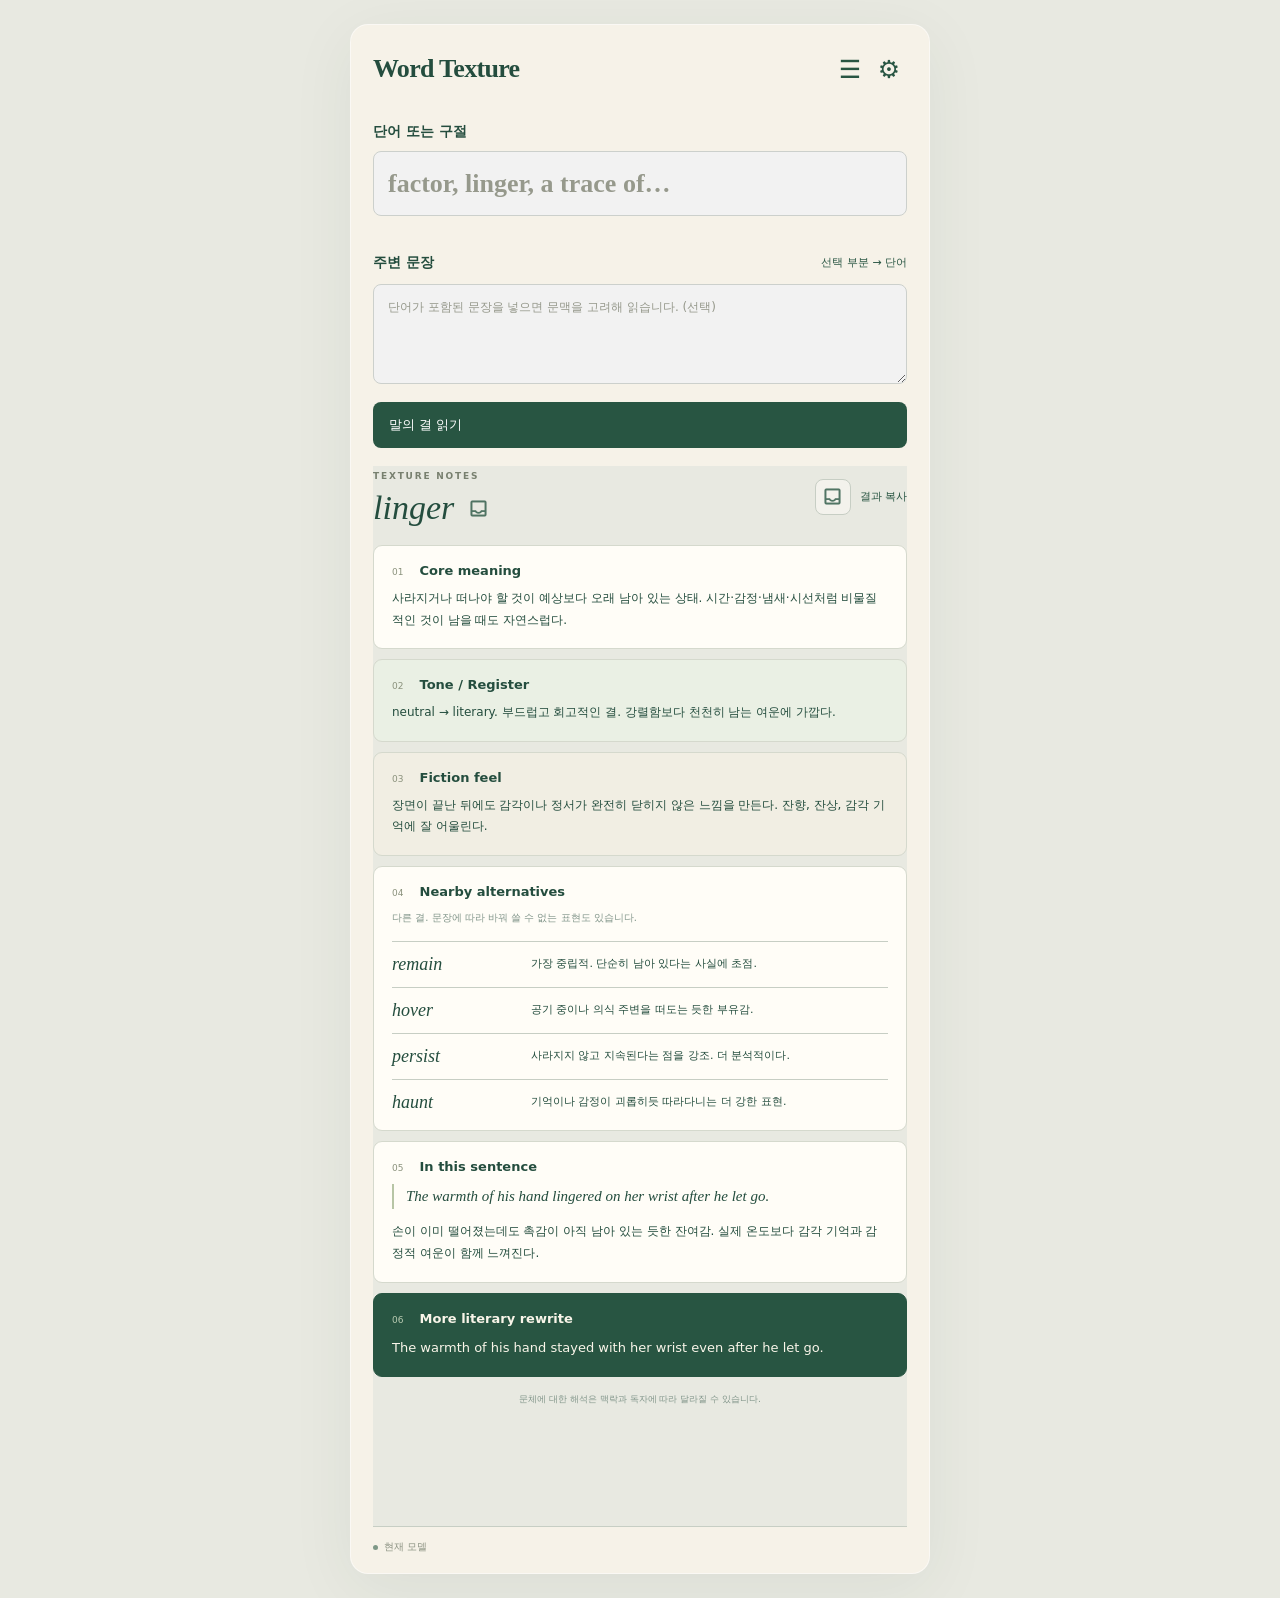
<file: index.html>
<!doctype html>
<html lang="ko">
<head>
  <meta charset="utf-8">
  <meta name="viewport" content="width=device-width,initial-scale=1">
  <meta name="theme-color" content="#f6f2e8">
  <title>Word Texture</title>
  <link rel="stylesheet" href="styles.css">
</head>
<body>
<main class="panel">
  <header>
    <div class="brand"><strong>Word Texture</strong></div>
    <div class="header-actions">
      <a class="icon" href="logs.html" aria-label="요청 로그" title="요청 로그">☰</a>
      <a class="icon" href="settings.html" aria-label="API 설정" title="API 설정">⚙</a>
    </div>
  </header>

  <form id="analyze-form">
    <label for="term">단어 또는 구절</label>
    <input id="term" placeholder="factor, linger, a trace of…" maxlength="180">

    <div class="context-label">
      <label for="context">주변 문장</label>
      <button type="button" class="text-button">선택 부분 → 단어</button>
    </div>
    <textarea id="context" rows="3" placeholder="단어가 포함된 문장을 넣으면 문맥을 고려해 읽습니다. (선택)"></textarea>

    <div class="submit-row">
      <button type="button" class="primary">말의 결 읽기</button>
    </div>
  </form>

  <iframe class="result-frame" src="result.html" title="뉘앙스 분석 결과"></iframe>

  <footer><span class="dot"></span><span>현재 모델</span></footer>
</main>
</body>
</html>
</file>
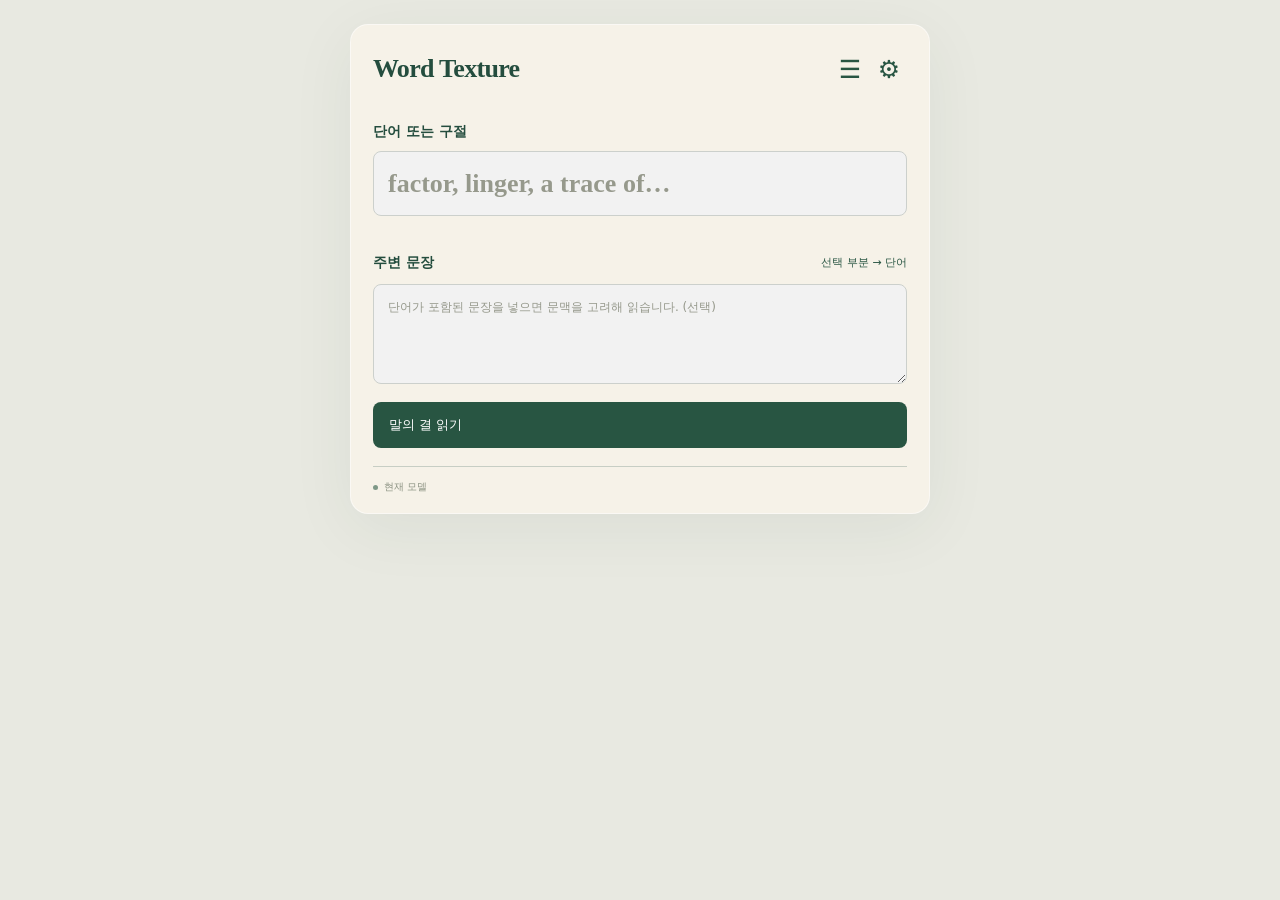
<file: word_texture_ui/index.html>
<!doctype html><html lang="ko"><head><meta charset="utf-8"><meta name="viewport" content="width=device-width,initial-scale=1"><meta name="theme-color" content="#f6f2e8"><title>Word Texture</title><link rel="stylesheet" href="styles.css"></head><body><main class="panel"><header><div class="brand"><strong>Word Texture</strong></div><div class="header-actions"><button class="icon" aria-label="요청 로그">☰</button><button class="icon" aria-label="API 설정">⚙</button></div></header><form id="analyze-form"><label for="term">단어 또는 구절</label><input id="term" placeholder="factor, linger, a trace of…" maxlength="180"><div class="context-label"><label for="context">주변 문장</label><button type="button" class="text-button">선택 부분 → 단어</button></div><textarea id="context" rows="3" placeholder="단어가 포함된 문장을 넣으면 문맥을 고려해 읽습니다. (선택)"></textarea><div class="submit-row"><button type="button" class="primary">말의 결 읽기</button></div></form><footer><span class="dot"></span><span>현재 모델</span></footer></main></body></html>
</file>
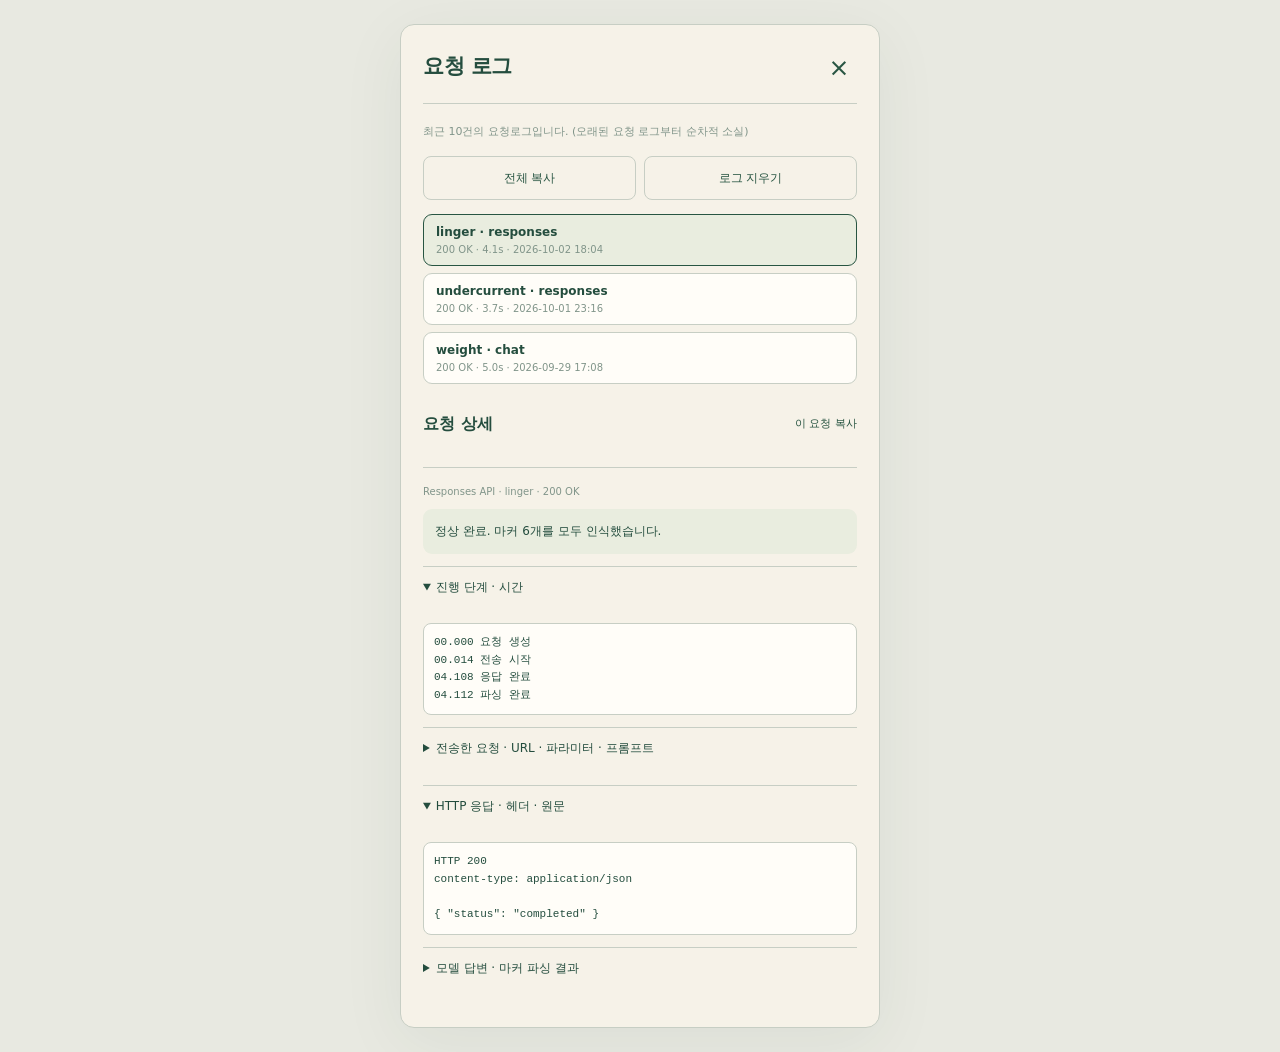
<file: logs.html>
<!doctype html>
<html lang="ko">
<head>
  <meta charset="utf-8">
  <meta name="viewport" content="width=device-width,initial-scale=1">
  <meta name="theme-color" content="#f6f2e8">
  <title>Word Texture · Logs</title>
  <link rel="stylesheet" href="styles.css">
</head>
<body>
<main class="dialog-page">
  <div class="dialog-heading">
    <h2>요청 로그</h2>
    <a href="index.html" class="icon" aria-label="로그 닫기">×</a>
  </div>

  <p class="hint">최근 10건의 요청로그입니다. (오래된 요청 로그부터 순차적 소실)</p>

  <div class="log-tools">
    <button class="secondary">전체 복사</button>
    <button class="secondary">로그 지우기</button>
  </div>

  <div class="log-list">
    <button class="log-item selected"><strong>linger · responses</strong><small>200 OK · 4.1s · 2026-10-02 18:04</small></button>
    <button class="log-item"><strong>undercurrent · responses</strong><small>200 OK · 3.7s · 2026-10-01 23:16</small></button>
    <button class="log-item"><strong>weight · chat</strong><small>200 OK · 5.0s · 2026-09-29 17:08</small></button>
  </div>

  <section class="log-detail">
    <div class="dialog-heading">
      <h3>요청 상세</h3>
      <button class="text-button">이 요청 복사</button>
    </div>
    <p class="log-summary">Responses API · linger · 200 OK</p>
    <p class="log-diagnosis">정상 완료. 마커 6개를 모두 인식했습니다.</p>

    <details open><summary>진행 단계 · 시간</summary><pre>00.000 요청 생성
00.014 전송 시작
04.108 응답 완료
04.112 파싱 완료</pre></details>

    <details><summary>전송한 요청 · URL · 파라미터 · 프롬프트</summary><pre>POST /v1/responses
model: sample-model
max_output_tokens: 2200</pre></details>

    <details open><summary>HTTP 응답 · 헤더 · 원문</summary><pre>HTTP 200
content-type: application/json

{ "status": "completed" }</pre></details>

    <details><summary>모델 답변 · 마커 파싱 결과</summary><pre>[CORE] ...
[TONE] ...
[FICTION] ...
[ALT] ...
[CONTEXT] ...
[LITERARY] ...</pre></details>
  </section>
</main>
</body>
</html>
</file>
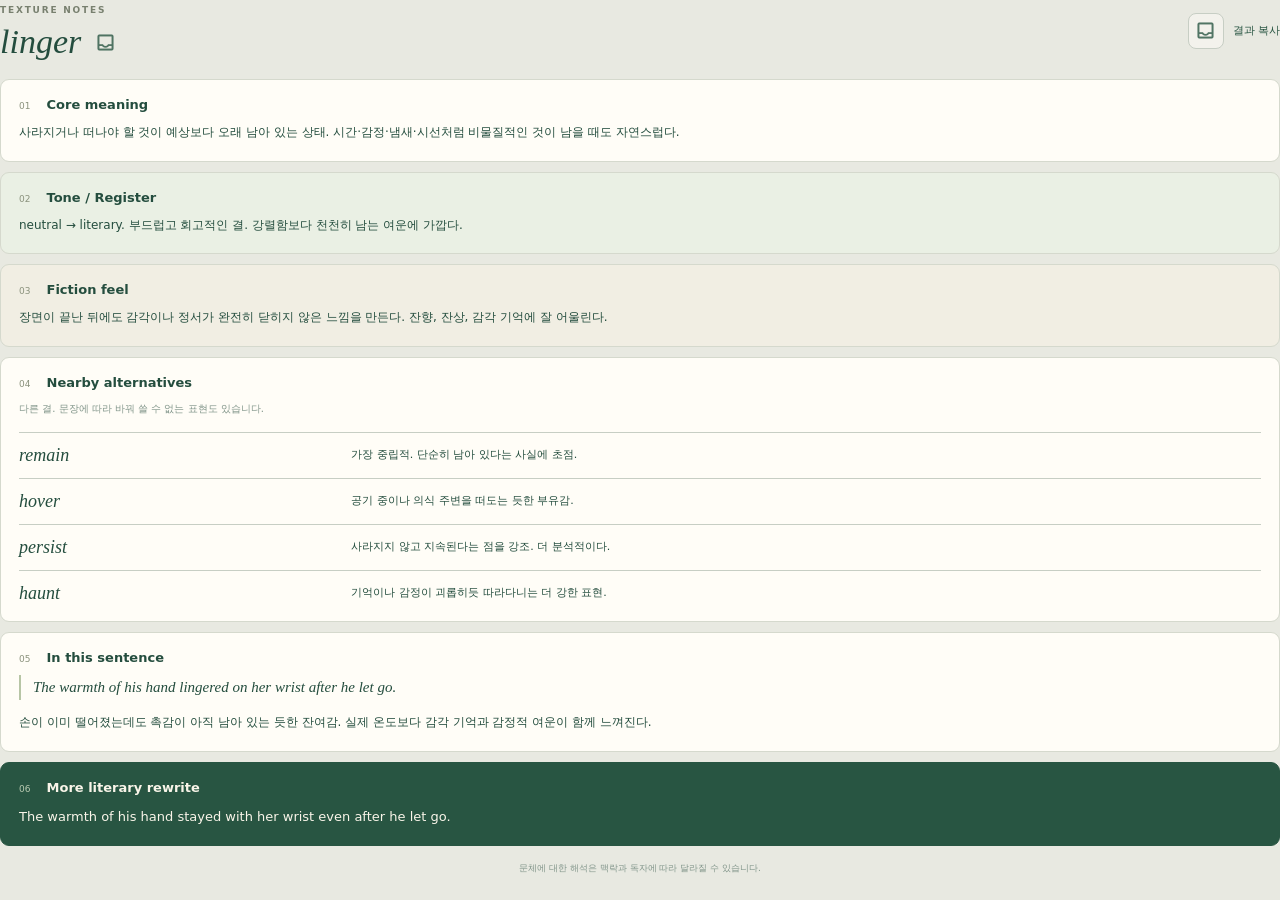
<file: result.html>
<!doctype html>
<html lang="ko">
<head>
  <meta charset="utf-8">
  <meta name="viewport" content="width=device-width,initial-scale=1">
  <meta name="theme-color" content="#f6f2e8">
  <title>Word Texture · Result</title>
  <link rel="stylesheet" href="https://fonts.googleapis.com/css2?family=Material+Symbols+Outlined:opsz,wght,FILL,GRAD@20..48,100..700,0..1,-50..200&icon_names=inbox">
  <link rel="stylesheet" href="styles.css">
</head>
<body class="embedded-result">
<main class="result-only">
  <section id="result">
    <div class="result-heading">
      <div>
        <span class="eyebrow">TEXTURE NOTES</span>
        <div class="result-title-row">
          <h2>linger</h2>
          <button class="title-save" type="button" aria-label="linger 보관하기" title="보관하기">
            <span class="material-symbols-outlined">inbox</span>
          </button>
        </div>
      </div>
      <div class="result-actions">
        <a class="library-link" href="word_texture_vocabulary_board_mockup.html" target="_top" aria-label="보관함으로 이동" title="보관함으로 이동">
          <span class="material-symbols-outlined">inbox</span>
        </a>
        <button class="text-button">결과 복사</button>
      </div>
    </div>

    <article class="card">
      <div class="card-heading">
        <h3><span>01</span> Core meaning</h3>
      </div>
      <p>사라지거나 떠나야 할 것이 예상보다 오래 남아 있는 상태. 시간·감정·냄새·시선처럼 비물질적인 것이 남을 때도 자연스럽다.</p>
    </article>

    <article class="card tone">
      <div class="card-heading">
        <h3><span>02</span> Tone / Register</h3>
      </div>
      <p>neutral → literary. 부드럽고 회고적인 결. 강렬함보다 천천히 남는 여운에 가깝다.</p>
    </article>

    <article class="card fiction">
      <div class="card-heading">
        <h3><span>03</span> Fiction feel</h3>
      </div>
      <p>장면이 끝난 뒤에도 감각이나 정서가 완전히 닫히지 않은 느낌을 만든다. 잔향, 잔상, 감각 기억에 잘 어울린다.</p>
    </article>

    <article class="card alternatives">
      <div class="card-heading">
        <h3><span>04</span> Nearby alternatives</h3>
      </div>
      <p class="card-caption">다른 결. 문장에 따라 바꿔 쓸 수 없는 표현도 있습니다.</p>
      <dl>
        <div><dt>remain</dt><dd>가장 중립적. 단순히 남아 있다는 사실에 초점.</dd></div>
        <div><dt>hover</dt><dd>공기 중이나 의식 주변을 떠도는 듯한 부유감.</dd></div>
        <div><dt>persist</dt><dd>사라지지 않고 지속된다는 점을 강조. 더 분석적이다.</dd></div>
        <div><dt>haunt</dt><dd>기억이나 감정이 괴롭히듯 따라다니는 더 강한 표현.</dd></div>
      </dl>
    </article>

    <article class="card">
      <div class="card-heading">
        <h3><span>05</span> In this sentence</h3>
      </div>
      <blockquote>The warmth of his hand lingered on her wrist after he let go.</blockquote>
      <p>손이 이미 떨어졌는데도 촉감이 아직 남아 있는 듯한 잔여감. 실제 온도보다 감각 기억과 감정적 여운이 함께 느껴진다.</p>
    </article>

    <article class="card literary">
      <div class="card-heading">
        <h3><span>06</span> More literary rewrite</h3>
      </div>
      <p>The warmth of his hand stayed with her wrist even after he let go.</p>
    </article>

    <p class="footnote">문체에 대한 해석은 맥락과 독자에 따라 달라질 수 있습니다.</p>
  </section>
</main>
</body>
</html>
</file>
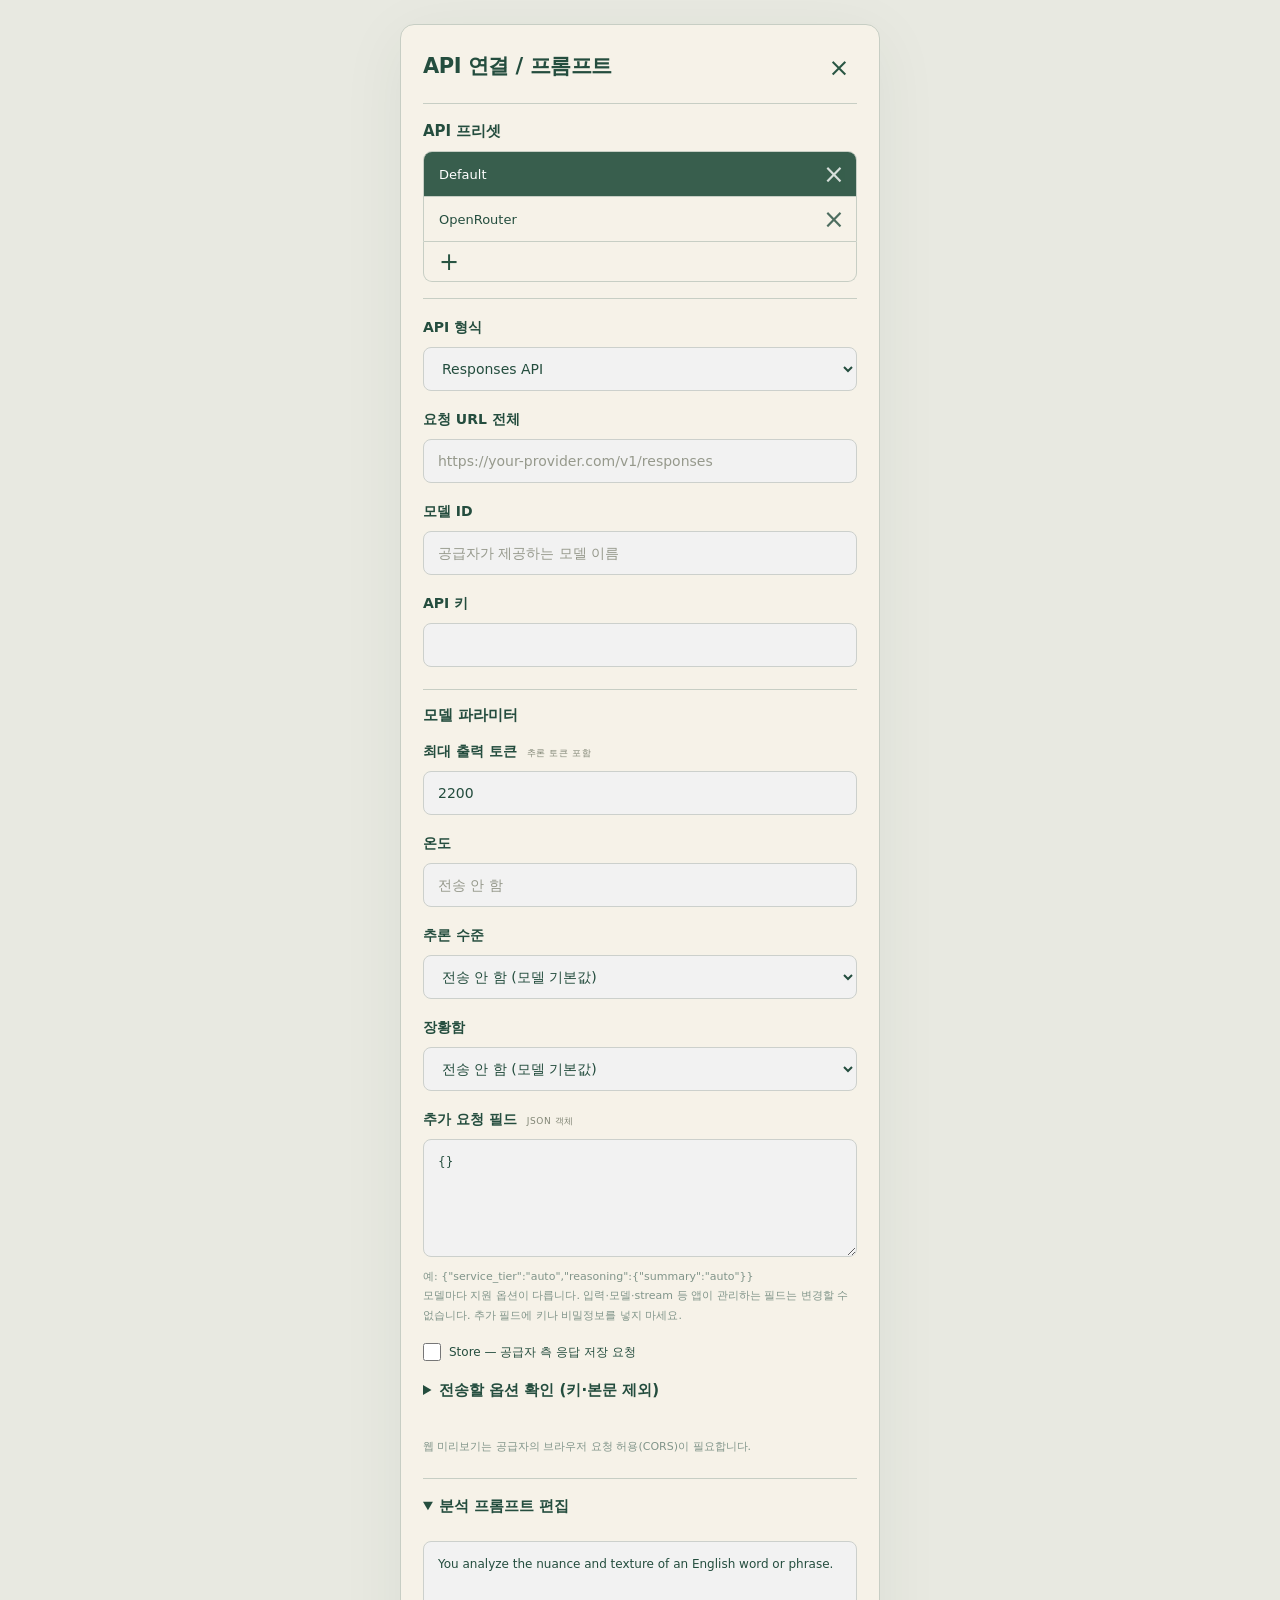
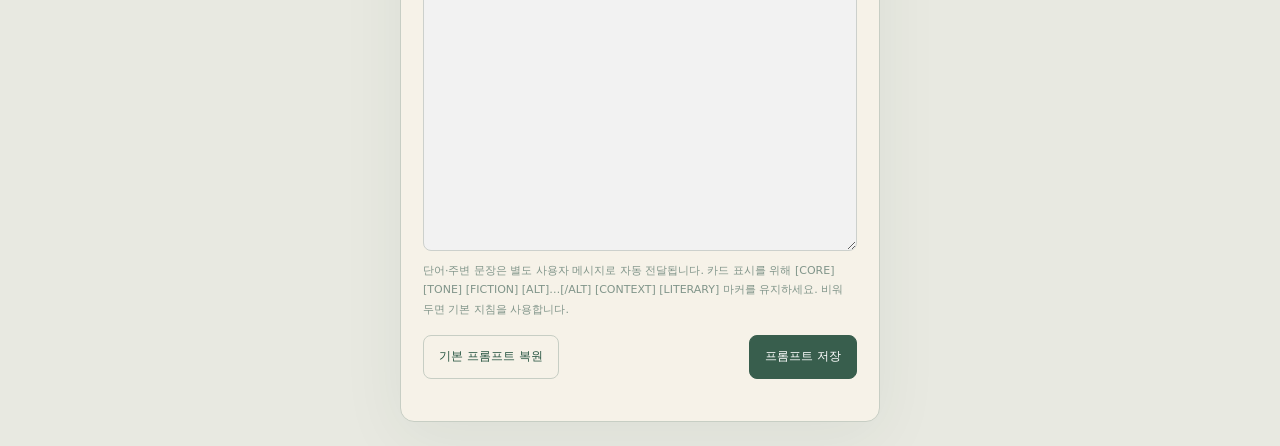
<file: settings.html>
<!doctype html>
<html lang="ko">
<head>
  <meta charset="utf-8">
  <meta name="viewport" content="width=device-width,initial-scale=1">
  <meta name="theme-color" content="#f6f2e8">
  <title>Word Texture · Settings</title>
  <link rel="stylesheet" href="styles.css">
</head>
<body>
<main class="dialog-page">
  <div class="dialog-heading">
    <h2>API 연결 / 프롬프트</h2>
    <a href="index.html" class="icon" aria-label="설정 닫기">×</a>
  </div>

  <section class="preset-section">
    <h3>API 프리셋</h3>
    <div class="preset-list">
      <div class="preset-row selected"><button class="preset-select">Default</button><button class="preset-remove">×</button></div>
      <div class="preset-row"><button class="preset-select">OpenRouter</button><button class="preset-remove">×</button></div>
    </div>
    <button class="preset-add">+</button>
  </section>

  <label>API 형식</label>
  <select><option>Responses API</option><option>Chat Completions (호환용)</option></select>

  <label>요청 URL 전체</label>
  <input type="url" placeholder="https://your-provider.com/v1/responses">

  <label>모델 ID</label>
  <input placeholder="공급자가 제공하는 모델 이름">

  <label>API 키</label>
  <input type="password">

  <section class="parameters model-parameters">
    <h3>모델 파라미터</h3>
    <label>최대 출력 토큰 <span>추론 토큰 포함</span></label>
    <input type="number" value="2200">

    <label>온도</label>
    <input type="number" placeholder="전송 안 함">

    <label>추론 수준</label>
    <select><option>전송 안 함 (모델 기본값)</option><option>none</option><option>minimal</option><option>low</option><option>medium</option><option>high</option><option>xhigh</option></select>

    <label>장황함</label>
    <select><option>전송 안 함 (모델 기본값)</option><option>low</option><option>medium</option><option>high</option></select>

    <label>추가 요청 필드 <span>JSON 객체</span></label>
    <textarea id="extra">{}</textarea>

    <p class="hint">예: {"service_tier":"auto","reasoning":{"summary":"auto"}}<br>모델마다 지원 옵션이 다릅니다. 입력·모델·stream 등 앱이 관리하는 필드는 변경할 수 없습니다. 추가 필드에 키나 비밀정보를 넣지 마세요.</p>

    <label class="check"><input type="checkbox"> Store — 공급자 측 응답 저장 요청</label>
    <details>
      <summary>전송할 옵션 확인 (키·본문 제외)</summary>
      <pre>{
  "max_output_tokens": 2200
}</pre>
    </details>
  </section>

  <p class="hint">웹 미리보기는 공급자의 브라우저 요청 허용(CORS)이 필요합니다.</p>

  <details class="parameters" open>
    <summary>분석 프롬프트 편집</summary>
    <textarea id="analysis-prompt">You analyze the nuance and texture of an English word or phrase.</textarea>
    <p class="hint">단어·주변 문장은 별도 사용자 메시지로 자동 전달됩니다. 카드 표시를 위해 [CORE] [TONE] [FICTION] [ALT]…[/ALT] [CONTEXT] [LITERARY] 마커를 유지하세요. 비워 두면 기본 지침을 사용합니다.</p>
    <div class="submit-row"><button class="secondary">기본 프롬프트 복원</button><button class="secondary" id="prompt-save">프롬프트 저장</button></div>
  </details>
</main>
</body>
</html>
</file>
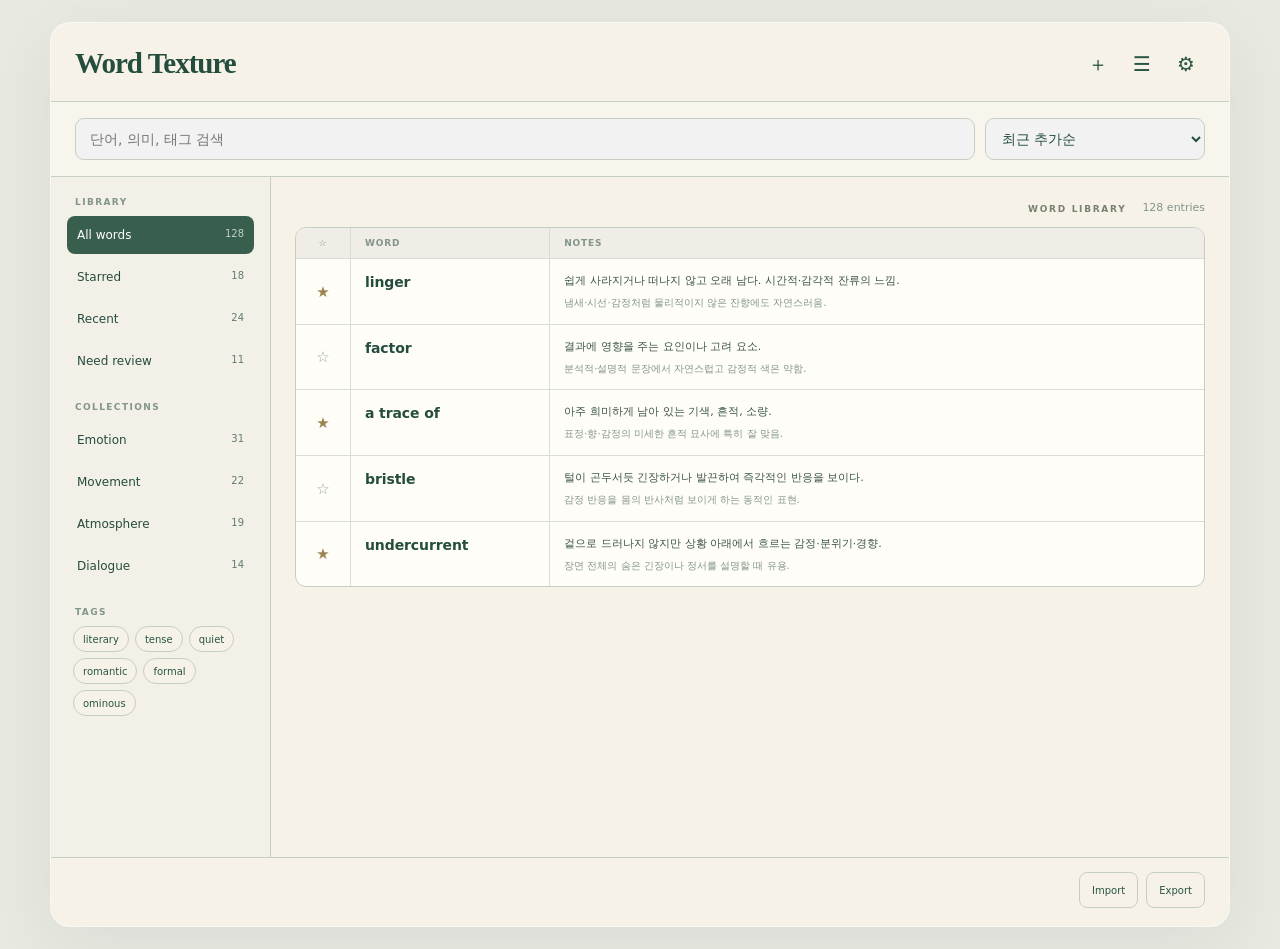
<file: word_texture_vocabulary_board_mockup.html>
<!doctype html>
<html lang="ko">
<head>
  <meta charset="utf-8">
  <meta name="viewport" content="width=device-width, initial-scale=1, viewport-fit=cover">
  <meta name="theme-color" content="#f6f2e8">
  <title>Word Texture — Vocabulary Board Mockup</title>
  <style>
    :root{
      color-scheme:light;
      --paper:#f6f2e8;
      --paper-2:#fffdf7;
      --ink:#244d3e;
      --green:#285542;
      --green-2:#385e4d;
      --muted:#81958a;
      --line:#c7cec4;
      --line-soft:#d9ddd6;
      --soft:#e9eddf;
      --cream:#f1eee3;
      --rose:#efe5df;
      --gold:#ede7cf;
      --serif:Georgia,'Times New Roman',serif;
      --sans:Inter,'Segoe UI','Malgun Gothic',system-ui,sans-serif;
      font-family:var(--sans);
      font-size:14px;
      color:var(--ink);
      background:#e8e9e1;
    }
    *{box-sizing:border-box}
    [hidden]{display:none!important}
    body{margin:0;min-height:100vh;background:#e8e9e1;padding:22px 14px}
    button,input,select{font:inherit}
    button{cursor:pointer;color:inherit}
    button:focus-visible,input:focus-visible,select:focus-visible{outline:2px solid #7b985e;outline-offset:2px}

    .app{
      max-width:1180px;
      margin:0 auto;
      background:var(--paper);
      border:1px solid #ffffff88;
      border-radius:20px;
      box-shadow:0 18px 70px #263d3612;
      overflow:hidden;
      min-height:760px;
    }

    header{
      display:flex;
      align-items:center;
      justify-content:space-between;
      gap:16px;
      padding:22px 24px 18px;
      border-bottom:1px solid var(--line);
    }
    .brand strong{
      display:block;
      font:bold 29px/1.1 var(--serif);
      letter-spacing:-1px;
    }
    .brand small{
      display:block;
      margin-top:6px;
      font-size:10px;
      color:var(--muted);
      letter-spacing:.9px;
    }
    .header-actions{display:flex;gap:6px;align-items:center}
    .icon{
      width:38px;height:38px;border:0;border-radius:8px;
      background:transparent;color:var(--green);font-size:20px;
    }
    .icon:hover{background:#2855420b}

    .toolbar{
      display:grid;
      grid-template-columns:minmax(240px,1fr) minmax(150px,220px);
      gap:10px;padding:16px 24px;border-bottom:1px solid var(--line);
      background:#f8f5ec;
    }
    .search,.select{
      min-height:42px;border:1px solid var(--line);border-radius:9px;
      background:#f2f2f2;color:var(--ink);
    }
    .search{padding:0 14px}
    .select{padding:0 12px}
    

    .content{display:grid;grid-template-columns:220px minmax(0,1fr);min-height:680px}
    aside{border-right:1px solid var(--line);padding:20px 16px;background:#f3f0e7}
    .side-label{margin:0 8px 9px;font-size:9px;font-weight:700;letter-spacing:1.4px;color:var(--muted)}
    .nav{display:grid;gap:4px;margin-bottom:22px}
    .nav button{
      width:100%;text-align:left;border:0;border-radius:8px;background:transparent;
      min-height:38px;padding:8px 10px;font-size:12px;
    }
    .nav button.active{background:var(--green-2);color:#fff}
    .nav button span{float:right;opacity:.7;font-size:10px}
    .tag-cloud{display:flex;flex-wrap:wrap;gap:6px;padding:0 6px}
    .tag{
      display:inline-flex;align-items:center;min-height:26px;border:1px solid var(--line);
      border-radius:999px;padding:4px 9px;background:var(--paper);font-size:10px;color:var(--green);
    }

    .main{min-width:0;padding:22px 24px 30px}
    .section-head{display:flex;align-items:center;justify-content:flex-end;gap:16px;margin-bottom:12px}
    .eyebrow{font-size:9px;font-weight:700;letter-spacing:1.7px;color:#78806f}
    h1{font:italic 34px/1.15 var(--serif);margin:5px 0 0;letter-spacing:-.8px}
    .count{font-size:11px;color:var(--muted);white-space:nowrap}

    .summary{display:grid;grid-template-columns:repeat(4,minmax(0,1fr));gap:8px;margin-bottom:14px}
    .summary-card{
      min-height:76px;border:1px solid var(--line-soft);border-radius:10px;
      background:var(--paper-2);padding:13px 14px;
    }
    .summary-card:nth-child(2){background:var(--soft)}
    .summary-card:nth-child(3){background:var(--cream)}
    .summary-card:nth-child(4){background:#ece7dc}
    .summary-card small{display:block;color:var(--muted);font-size:9px;letter-spacing:.5px;margin-bottom:8px}
    .summary-card strong{font:italic 22px var(--serif);font-weight:500}

    .board{border:1px solid var(--line);border-radius:11px;overflow:hidden;background:var(--paper-2)}
    .row{
      display:grid;
      grid-template-columns:54px minmax(150px,.7fr) minmax(320px,2.3fr);
      align-items:stretch;border-top:1px solid var(--line-soft);
    }
    .row:first-child{border-top:0}
    .row.header{background:#efede5;color:var(--muted);font-size:9px;font-weight:700;letter-spacing:.8px}
    .cell{min-width:0;padding:13px 14px;border-left:1px solid var(--line-soft)}
    .cell:first-child{border-left:0}
    .row.header .cell{padding-top:10px;padding-bottom:10px}

    .word{display:flex;align-items:flex-start}.star-cell{display:grid;place-items:center;padding-left:8px!important;padding-right:8px!important}.notes-cell{display:grid;gap:5px}.notes-cell .meaning{font-size:11px;line-height:1.65;color:#385449}.notes-cell .note{font-size:10px;line-height:1.55;color:var(--muted)}
    .star{border:0;background:transparent;padding:0;margin-top:1px;color:#9aa59e;font-size:15px}
    .star.on{color:#9c8450}
    .word-open{
      border:0;background:none;padding:0;text-align:left;
      min-width:0;color:inherit;
    }
    .word-open:hover strong{text-decoration:underline;text-decoration-thickness:1px;text-underline-offset:4px}
    .word-main strong{display:block;font:600 14px/1.45 var(--sans);letter-spacing:-.1px;overflow-wrap:anywhere}
    .word-main small{display:block;margin-top:5px;color:var(--muted);font-size:9px}
    .meaning{font-size:11px;line-height:1.65;color:#385449}
    .tone-line{display:flex;flex-wrap:wrap;gap:5px}
    .pill{
      display:inline-flex;align-items:center;min-height:23px;padding:3px 8px;border-radius:999px;
      font-size:9px;background:var(--soft);color:var(--green);
    }
    .pill.lit{background:var(--cream)}
    .pill.emo{background:var(--rose)}
    .pill.neutral{background:#eceee9}
    .pill.dark{background:#dfe6df}
    .note{font-size:10px;line-height:1.55;color:var(--muted)}
    .status{display:flex;align-items:center;gap:7px;font-size:10px;color:var(--muted)}
    .dot{width:7px;height:7px;border-radius:50%;background:#899b8b;flex:0 0 auto}
    .dot.review{background:#af9a63}
    .dot.new{background:#7f9a76}

    .bottom-bar{
      display:flex;justify-content:flex-end;gap:12px;align-items:center;
      padding:14px 24px 18px;border-top:1px solid var(--line);color:var(--muted);font-size:9px;
    }
    .bottom-actions{display:flex;gap:8px}
    .bottom-actions button{
      min-height:36px;padding:0 12px;border:1px solid var(--line);
      border-radius:8px;background:transparent;color:var(--green);font-size:10px;
    }

    /* Detail screen */
    .detail-layer{
      position:fixed;inset:0;z-index:20;
      background:#17382b66;backdrop-filter:blur(4px);
      display:grid;place-items:center;padding:18px;
    }
    .detail-panel{
      width:min(720px,100%);
      max-height:92dvh;overflow:auto;
      background:var(--paper);border:1px solid var(--line);
      border-radius:18px;box-shadow:0 24px 80px #17382b36;
    }
    .detail-top{
      position:sticky;top:0;z-index:1;
      display:flex;justify-content:space-between;align-items:flex-start;gap:16px;
      padding:21px 22px 17px;background:var(--paper);
      border-bottom:1px solid var(--line);
    }
    .detail-title h2{
      margin:5px 0 0;
      font:italic 38px/1.05 var(--serif);
      letter-spacing:-.9px;
    }
    .detail-close{
      width:38px;height:38px;border:0;border-radius:8px;background:transparent;
      font-size:30px;font-weight:200;color:#839c8d;
    }
    .detail-body{padding:20px 22px 26px}
    .meta-strip{
      display:flex;flex-wrap:wrap;gap:6px;
      margin-bottom:15px;
    }
    .detail-card{
      background:var(--paper-2);border:1px solid var(--line-soft);
      border-radius:10px;padding:16px 17px;margin-bottom:9px;
    }
    .detail-card.tone{background:var(--soft)}
    .detail-card.fiction{background:var(--cream)}
    .detail-card.literary{background:var(--green);color:#f9f5e9;border-color:var(--green)}
    .detail-card h3{font-size:12px;margin:0 0 9px}
    .detail-card h3 span{
      display:inline-block;width:25px;
      color:#8a917c;font-size:9px;font-weight:400;
    }
    .detail-card.literary h3 span{color:#bbccb3}
    .detail-card p{margin:0;font-size:12px;line-height:1.8;white-space:pre-wrap}
    .alternatives{display:grid;gap:0;margin-top:4px}
    .alt{
      display:grid;grid-template-columns:130px 1fr;gap:14px;
      padding:11px 0;border-top:1px solid var(--line-soft);
    }
    .alt:first-child{border-top:0}
    .alt strong{font:italic 17px var(--serif);font-weight:500}
    .alt p{font-size:11px;line-height:1.65;color:#4d6259}
    .sentence{
      font:italic 15px/1.7 var(--serif);
      border-left:2px solid #b7c5a5;padding-left:12px;margin:0 0 11px;
    }
    .detail-foot{
      display:flex;justify-content:space-between;gap:10px;align-items:center;
      margin-top:17px;color:var(--muted);font-size:9px;
    }
    .detail-actions{display:flex;gap:7px}
    .detail-actions button{
      min-height:36px;border:1px solid var(--line);border-radius:8px;
      background:transparent;color:var(--green);padding:0 12px;font-size:10px;
    }

    @media(max-width:900px){
      body{padding:0}
      .app{border-radius:0;border:0;min-height:100vh}
      .content{grid-template-columns:1fr}
      aside{display:none}
      .toolbar{grid-template-columns:1fr 180px}
      .toolbar .search{grid-column:1/-1}
      .row{grid-template-columns:50px minmax(140px,.7fr) minmax(280px,2.1fr)}
      .summary{grid-template-columns:repeat(2,1fr)}
    }
    @media(max-width:640px){
      header{padding:19px 16px 15px}
      .brand strong{font-size:24px}
      .toolbar{padding:12px 16px;grid-template-columns:1fr 1fr}
      
      .main{padding:18px 14px 26px}
      .section-head{align-items:flex-start}
      h1{font-size:29px}
      .summary{grid-template-columns:1fr 1fr}
      .summary-card{min-height:68px;padding:11px 12px}
      .board{overflow-x:auto}
      .row{min-width:560px}
      .bottom-bar{padding:12px 16px 16px;align-items:flex-start;flex-direction:column}
      .detail-layer{padding:0;align-items:end}
      .detail-panel{
        max-height:94dvh;border-radius:18px 18px 0 0;border-bottom:0;
      }
      .detail-title h2{font-size:34px}
      .detail-top{padding:18px 18px 14px}
      .detail-body{padding:16px 18px 24px}
      .alt{grid-template-columns:100px 1fr;gap:10px}
      .detail-foot{align-items:flex-start;flex-direction:column}
    }
  </style>
</head>
<body>
  <section class="app">
    <header>
      <div class="brand">
        <strong>Word Texture</strong>
      </div>
      <div class="header-actions">
        <button class="icon" aria-label="새 항목">＋</button>
        <button class="icon" aria-label="메뉴">☰</button>
        <button class="icon" aria-label="설정">⚙</button>
      </div>
    </header>

    <section class="toolbar" aria-label="단어장 도구">
      <input class="search" placeholder="단어, 의미, 태그 검색">
      <select class="select" aria-label="정렬">
        <option>최근 추가순</option>
        <option>알파벳순</option>
        <option>자주 본 순</option>
      </select>
    </section>

    <div class="content">
      <aside>
        <p class="side-label">LIBRARY</p>
        <nav class="nav">
          <button class="active">All words <span>128</span></button>
          <button>Starred <span>18</span></button>
          <button>Recent <span>24</span></button>
          <button>Need review <span>11</span></button>
        </nav>

        <p class="side-label">COLLECTIONS</p>
        <nav class="nav">
          <button>Emotion <span>31</span></button>
          <button>Movement <span>22</span></button>
          <button>Atmosphere <span>19</span></button>
          <button>Dialogue <span>14</span></button>
        </nav>

        <p class="side-label">TAGS</p>
        <div class="tag-cloud">
          <span class="tag">literary</span>
          <span class="tag">tense</span>
          <span class="tag">quiet</span>
          <span class="tag">romantic</span>
          <span class="tag">formal</span>
          <span class="tag">ominous</span>
        </div>
      </aside>

      <main class="main">
        <div class="section-head">
          <div>
            <span class="eyebrow">WORD LIBRARY</span>
          </div>
          <span class="count">128 entries</span>
        </div>
<section class="board">
          <div class="row header">
            <div class="cell star-cell">☆</div>
            <div class="cell">WORD</div>
            <div class="cell">NOTES</div>
          </div>

          <div class="row">
            <div class="cell star-cell">
              <button class="star on" aria-label="즐겨찾기">★</button>
            </div>
            <div class="cell">
              <div class="word">
                <button class="word-open" data-word="linger">
                  <span class="word-main"><strong>linger</strong></span>
                </button>
              </div>
            </div>
            <div class="cell notes-cell">
              <div class="meaning">쉽게 사라지거나 떠나지 않고 오래 남다. 시간적·감각적 잔류의 느낌.</div>
              <div class="note">냄새·시선·감정처럼 물리적이지 않은 잔향에도 자연스러움.</div>
            </div>
          </div>

          <div class="row">
            <div class="cell star-cell">
              <button class="star" aria-label="즐겨찾기">☆</button>
            </div>
            <div class="cell">
              <div class="word">
                <button class="word-open" data-word="factor">
                  <span class="word-main"><strong>factor</strong></span>
                </button>
              </div>
            </div>
            <div class="cell notes-cell">
              <div class="meaning">결과에 영향을 주는 요인이나 고려 요소.</div>
              <div class="note">분석적·설명적 문장에서 자연스럽고 감정적 색은 약함.</div>
            </div>
          </div>

          <div class="row">
            <div class="cell star-cell">
              <button class="star on" aria-label="즐겨찾기">★</button>
            </div>
            <div class="cell">
              <div class="word">
                <button class="word-open" data-word="trace">
                  <span class="word-main"><strong>a trace of</strong></span>
                </button>
              </div>
            </div>
            <div class="cell notes-cell">
              <div class="meaning">아주 희미하게 남아 있는 기색, 흔적, 소량.</div>
              <div class="note">표정·향·감정의 미세한 흔적 묘사에 특히 잘 맞음.</div>
            </div>
          </div>

          <div class="row">
            <div class="cell star-cell">
              <button class="star" aria-label="즐겨찾기">☆</button>
            </div>
            <div class="cell">
              <div class="word">
                <button class="word-open" data-word="bristle">
                  <span class="word-main"><strong>bristle</strong></span>
                </button>
              </div>
            </div>
            <div class="cell notes-cell">
              <div class="meaning">털이 곤두서듯 긴장하거나 발끈하여 즉각적인 반응을 보이다.</div>
              <div class="note">감정 반응을 몸의 반사처럼 보이게 하는 동적인 표현.</div>
            </div>
          </div>

          <div class="row">
            <div class="cell star-cell">
              <button class="star on" aria-label="즐겨찾기">★</button>
            </div>
            <div class="cell">
              <div class="word">
                <button class="word-open" data-word="undercurrent">
                  <span class="word-main"><strong>undercurrent</strong></span>
                </button>
              </div>
            </div>
            <div class="cell notes-cell">
              <div class="meaning">겉으로 드러나지 않지만 상황 아래에서 흐르는 감정·분위기·경향.</div>
              <div class="note">장면 전체의 숨은 긴장이나 정서를 설명할 때 유용.</div>
            </div>
          </div>
        </section>
      </main>
    </div>

    <div class="bottom-bar">
      <div class="bottom-actions">
        <button>Import</button>
        <button>Export</button>
      </div>
    </div>
  </section>

  <section class="detail-layer" id="detail-layer" hidden aria-modal="true" role="dialog">
    <article class="detail-panel">
      <div class="detail-top">
        <div class="detail-title">
          <span class="eyebrow">TEXTURE NOTES</span>
          <h2 id="detail-word">linger</h2>
        </div>
        <button class="detail-close" id="detail-close" aria-label="닫기">×</button>
      </div>

      <div class="detail-body">
        <div class="meta-strip" id="detail-tags"></div>

        <article class="detail-card">
          <h3><span>01</span> Core meaning</h3>
          <p id="detail-core"></p>
        </article>

        <article class="detail-card tone">
          <h3><span>02</span> Tone / Register</h3>
          <p id="detail-tone"></p>
        </article>

        <article class="detail-card fiction">
          <h3><span>03</span> Fiction feel</h3>
          <p id="detail-fiction"></p>
        </article>

        <article class="detail-card">
          <h3><span>04</span> Nearby alternatives</h3>
          <div class="alternatives" id="detail-alts"></div>
        </article>

        <article class="detail-card">
          <h3><span>05</span> In this sentence</h3>
          <p class="sentence" id="detail-sentence"></p>
          <p id="detail-context"></p>
        </article>

        <article class="detail-card literary">
          <h3><span>06</span> More literary rewrite</h3>
          <p id="detail-literary"></p>
        </article>

        <div class="detail-foot">
          <span>Static sample entry · click another word in the board to swap data.</span>
          <div class="detail-actions">
            <button>☆ Star</button>
            <button>Edit note</button>
          </div>
        </div>
      </div>
    </article>
  </section>

  <script>
    const entries = {
      linger: {
        word: "linger",
        tags: ["literary", "wistful", "atmosphere"],
        core: "쉽게 사라지거나 떠나지 않고 오래 남다. 단순히 'stay'보다, 원래는 끝났어야 할 것이 감각이나 시간 속에 잔류하는 인상이 강합니다.",
        tone: "Neutral to literary. 조용하고 여운 있는 문맥에서 특히 자연스럽고, 감정·향·시선·침묵처럼 비물질적인 대상과도 잘 결합합니다.",
        fiction: "장면이 끝난 뒤에도 감정이나 감각이 남아 있는 듯한 잔향을 만듭니다. 서정적, 회상적, 약간 쓸쓸한 장면에서 효과적입니다.",
        sentence: "The smell of rain lingered in the corridor.",
        context: "비 냄새가 단순히 '있었다'기보다, 비가 지나간 뒤에도 복도에 아직 남아 있는 감각을 강조합니다.",
        literary: "The rain had gone, but its cool mineral scent still lingered along the corridor.",
        alts: [
          ["remain", "더 중립적이고 사실적. 단순히 남아 있다는 상태에 초점."],
          ["hang in the air", "공기 중에 감각이나 분위기가 떠 있는 느낌. 냄새·긴장과 잘 맞음."],
          ["persist", "지속성이 더 강하고 분석적·격식 있는 느낌."],
          ["hover", "물리적으로 떠 있는 듯한 이미지가 강해 더 시각적이고 문학적."]
        ]
      },
      factor: {
        word: "factor",
        tags: ["neutral", "analytical", "expository"],
        core: "결과나 판단에 영향을 미치는 요인, 요소. 전체 중 하나의 원인 또는 고려 조건을 가리킵니다.",
        tone: "Neutral, analytical, somewhat detached. 감정을 싣기보다는 구조적으로 원인을 설명할 때 자연스럽습니다.",
        fiction: "서사문 자체보다는 설명, 분석, 내적 정리, 전략적 사고에서 더 잘 어울립니다.",
        sentence: "Fear was only one factor in his decision.",
        context: "그의 결정이 공포 하나로만 설명되지 않으며, 여러 요인 중 하나였다는 식으로 거리를 두는 표현입니다.",
        literary: "Fear mattered, but it was only one weight among several pressing on the decision.",
        alts: [
          ["element", "전체를 구성하는 한 요소라는 느낌. 인과보다 구성에 초점."],
          ["influence", "영향 자체에 초점. 요인보다 더 직접적인 힘처럼 들릴 수 있음."],
          ["force", "훨씬 능동적이고 강한 압력. 중립적 분석에는 과할 수 있음."],
          ["consideration", "판단 과정에서 고려한 사항이라는 의미가 강함."]
        ]
      },
      trace: {
        word: "a trace of",
        tags: ["literary", "subtle", "sensory"],
        core: "아주 적은 양이나 희미한 흔적, 거의 사라졌지만 감지 가능한 기색.",
        tone: "Subtle and often literary. 강한 감정보다는 미세한 변화나 감각을 포착할 때 적합합니다.",
        fiction: "표정, 목소리, 향, 감정처럼 아주 작은 징후를 확대해 보여주는 효과가 있습니다.",
        sentence: "There was a trace of amusement in her voice.",
        context: "대놓고 웃거나 즐거워한 것이 아니라, 목소리 속에 아주 미세하게 흥미나 웃음기가 묻어났다는 뜻입니다.",
        literary: "A faint trace of amusement threaded through her otherwise even voice.",
        alts: [
          ["hint of", "조금 더 일상적이고 가벼운 '기미'."],
          ["flicker of", "순간적으로 스치는 표정이나 감정에 적합."],
          ["touch of", "부드럽고 덜 희미함. 약간의 성질이 섞인 느낌."],
          ["shadow of", "어둡거나 사라져가는 감정의 잔재를 묘사할 때 문학적."]
        ]
      },
      bristle: {
        word: "bristle",
        tags: ["tense", "physical", "reactive"],
        core: "털이 곤두서는 모습에서 확장되어, 공격적이거나 방어적으로 즉각 긴장하다.",
        tone: "Vivid and physical. 단순히 'get angry'보다 몸이 먼저 반응하는 느낌이 강합니다.",
        fiction: "대사의 공격성이나 위협에 캐릭터가 순간적으로 굳고 날을 세우는 장면에 잘 맞습니다.",
        sentence: "He bristled at the accusation.",
        context: "비난을 듣고 단순히 기분이 상한 것이 아니라, 즉각 방어적·공격적으로 반응했다는 뜻입니다.",
        literary: "He bristled at the accusation, every line of him tightening before he answered.",
        alts: [
          ["stiffen", "몸이 굳는 반응. 공격성은 상대적으로 약함."],
          ["flare up", "감정이 확 치솟는 느낌. 더 노골적으로 화가 남."],
          ["snap", "말이나 행동으로 날카롭게 반응한 결과까지 포함."],
          ["take offense", "불쾌하게 받아들였다는 의미 중심. 신체성은 적음."]
        ]
      },
      undercurrent: {
        word: "undercurrent",
        tags: ["literary", "implicit", "atmosphere"],
        core: "표면 아래에 지속적으로 흐르는 감정, 분위기, 생각 또는 경향.",
        tone: "Literary to analytical. 직접 드러나지 않는 분위기나 긴장을 말할 때 자연스럽습니다.",
        fiction: "겉으로는 평온한 장면 속에 숨은 적대감, 욕망, 불안 같은 정서를 깔아두는 표현입니다.",
        sentence: "An undercurrent of hostility ran through the conversation.",
        context: "대화 표면은 평범했더라도, 그 아래에 지속적인 적대감이 깔려 있었다는 의미입니다.",
        literary: "Beneath the careful civility, an undercurrent of hostility moved from one clipped sentence to the next.",
        alts: [
          ["undertone", "말투나 표현에 은근히 배어 있는 뉘앙스에 더 가까움."],
          ["tension", "숨은 정도보다 긴장 자체를 직접 지칭."],
          ["subtext", "말해지지 않은 의미나 의도라는 서사·대화 분석적 느낌."],
          ["current", "흐름 자체를 강조하며 반드시 숨겨져 있다는 의미는 약함."]
        ]
      }
    };

    const layer = document.getElementById("detail-layer");
    const closeBtn = document.getElementById("detail-close");

    function openEntry(key){
      const e = entries[key];
      if(!e) return;
      document.getElementById("detail-word").textContent = e.word;
      document.getElementById("detail-core").textContent = e.core;
      document.getElementById("detail-tone").textContent = e.tone;
      document.getElementById("detail-fiction").textContent = e.fiction;
      document.getElementById("detail-sentence").textContent = e.sentence;
      document.getElementById("detail-context").textContent = e.context;
      document.getElementById("detail-literary").textContent = e.literary;

      const tags = document.getElementById("detail-tags");
      tags.innerHTML = e.tags.map(t => `<span class="pill">${t}</span>`).join("");

      const alts = document.getElementById("detail-alts");
      alts.innerHTML = e.alts.map(([w,n]) =>
        `<div class="alt"><strong>${w}</strong><p>${n}</p></div>`
      ).join("");

      layer.hidden = false;
      document.body.style.overflow = "hidden";
    }

    function closeEntry(){
      layer.hidden = true;
      document.body.style.overflow = "";
    }

    document.querySelectorAll(".word-open").forEach(btn => {
      btn.addEventListener("click", () => openEntry(btn.dataset.word));
    });

    closeBtn.addEventListener("click", closeEntry);
    layer.addEventListener("click", e => {
      if(e.target === layer) closeEntry();
    });
    document.addEventListener("keydown", e => {
      if(e.key === "Escape" && !layer.hidden) closeEntry();
    });

    document.querySelectorAll(".star").forEach(btn => {
      btn.addEventListener("click", () => {
        const on = btn.classList.toggle("on");
        btn.textContent = on ? "★" : "☆";
      });
    });
  </script>
</body>
</html>
</file>
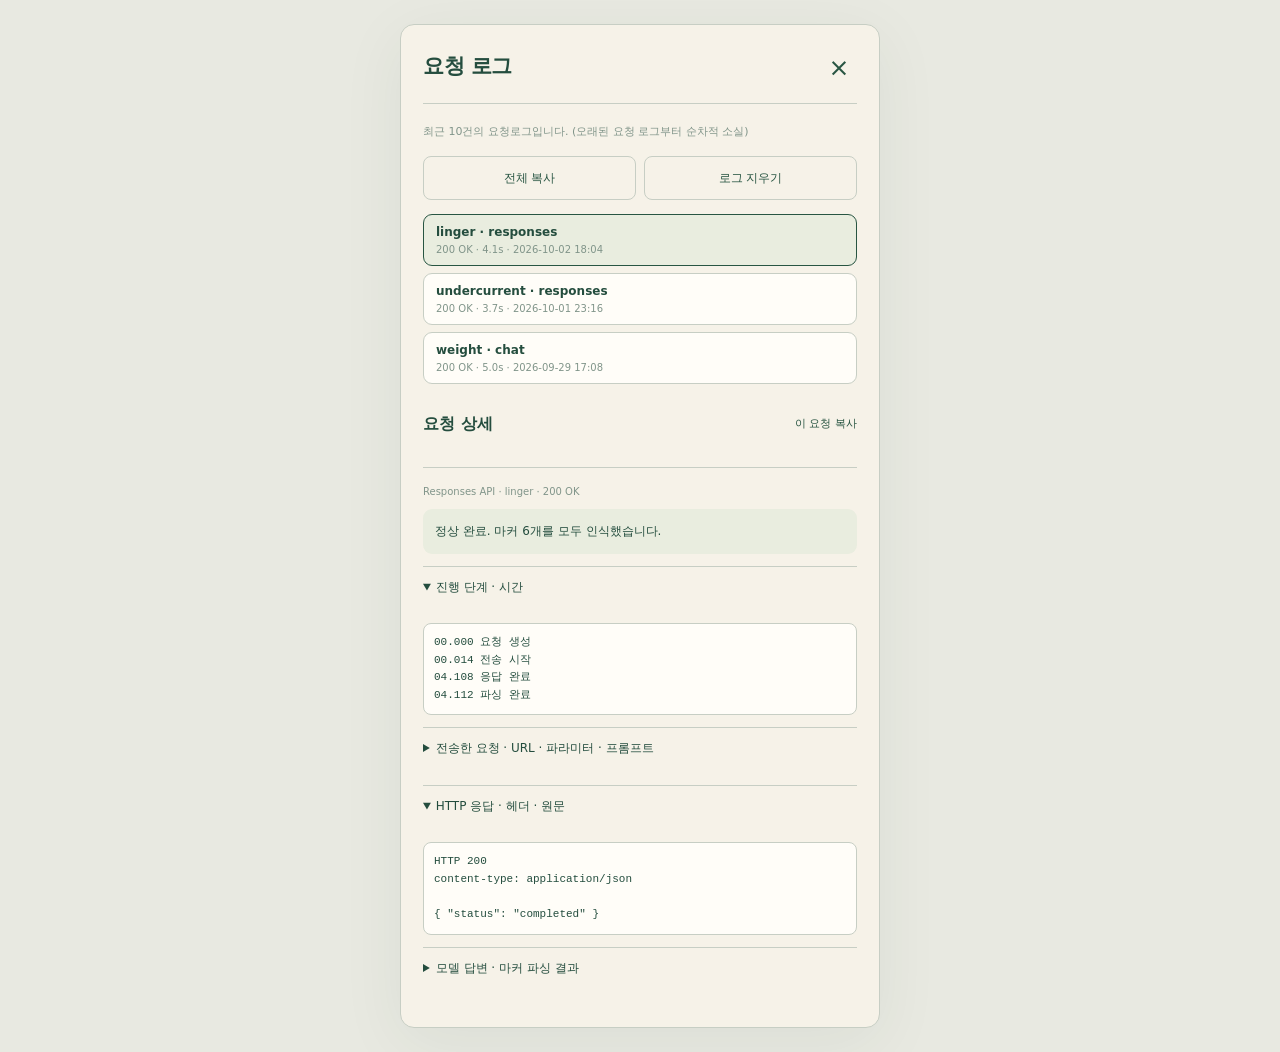
<file: word_texture_ui/logs.html>
<!doctype html><html lang="ko"><head><meta charset="utf-8"><meta name="viewport" content="width=device-width,initial-scale=1"><meta name="theme-color" content="#f6f2e8"><title>Word Texture · Logs</title><link rel="stylesheet" href="styles.css"></head><body><main class="dialog-page"><div class="dialog-heading"><h2>요청 로그</h2><button type="button" class="icon" aria-label="로그 닫기">×</button></div><p class="hint">최근 10건의 요청로그입니다. (오래된 요청 로그부터 순차적 소실)</p><div class="log-tools"><button class="secondary">전체 복사</button><button class="secondary">로그 지우기</button></div><div class="log-list"><button class="log-item selected"><strong>linger · responses</strong><small>200 OK · 4.1s · 2026-10-02 18:04</small></button><button class="log-item"><strong>undercurrent · responses</strong><small>200 OK · 3.7s · 2026-10-01 23:16</small></button><button class="log-item"><strong>weight · chat</strong><small>200 OK · 5.0s · 2026-09-29 17:08</small></button></div><section class="log-detail"><div class="dialog-heading"><h3>요청 상세</h3><button class="text-button">이 요청 복사</button></div><p class="log-summary">Responses API · linger · 200 OK</p><p class="log-diagnosis">정상 완료. 마커 6개를 모두 인식했습니다.</p><details open><summary>진행 단계 · 시간</summary><pre>00.000 요청 생성
00.014 전송 시작
04.108 응답 완료
04.112 파싱 완료</pre></details><details><summary>전송한 요청 · URL · 파라미터 · 프롬프트</summary><pre>POST /v1/responses
model: sample-model
max_output_tokens: 2200</pre></details><details open><summary>HTTP 응답 · 헤더 · 원문</summary><pre>HTTP 200
content-type: application/json

{ "status": "completed" }</pre></details><details><summary>모델 답변 · 마커 파싱 결과</summary><pre>[CORE] ...
[TONE] ...
[FICTION] ...
[ALT] ...
[CONTEXT] ...
[LITERARY] ...</pre></details></section></main></body></html>
</file>
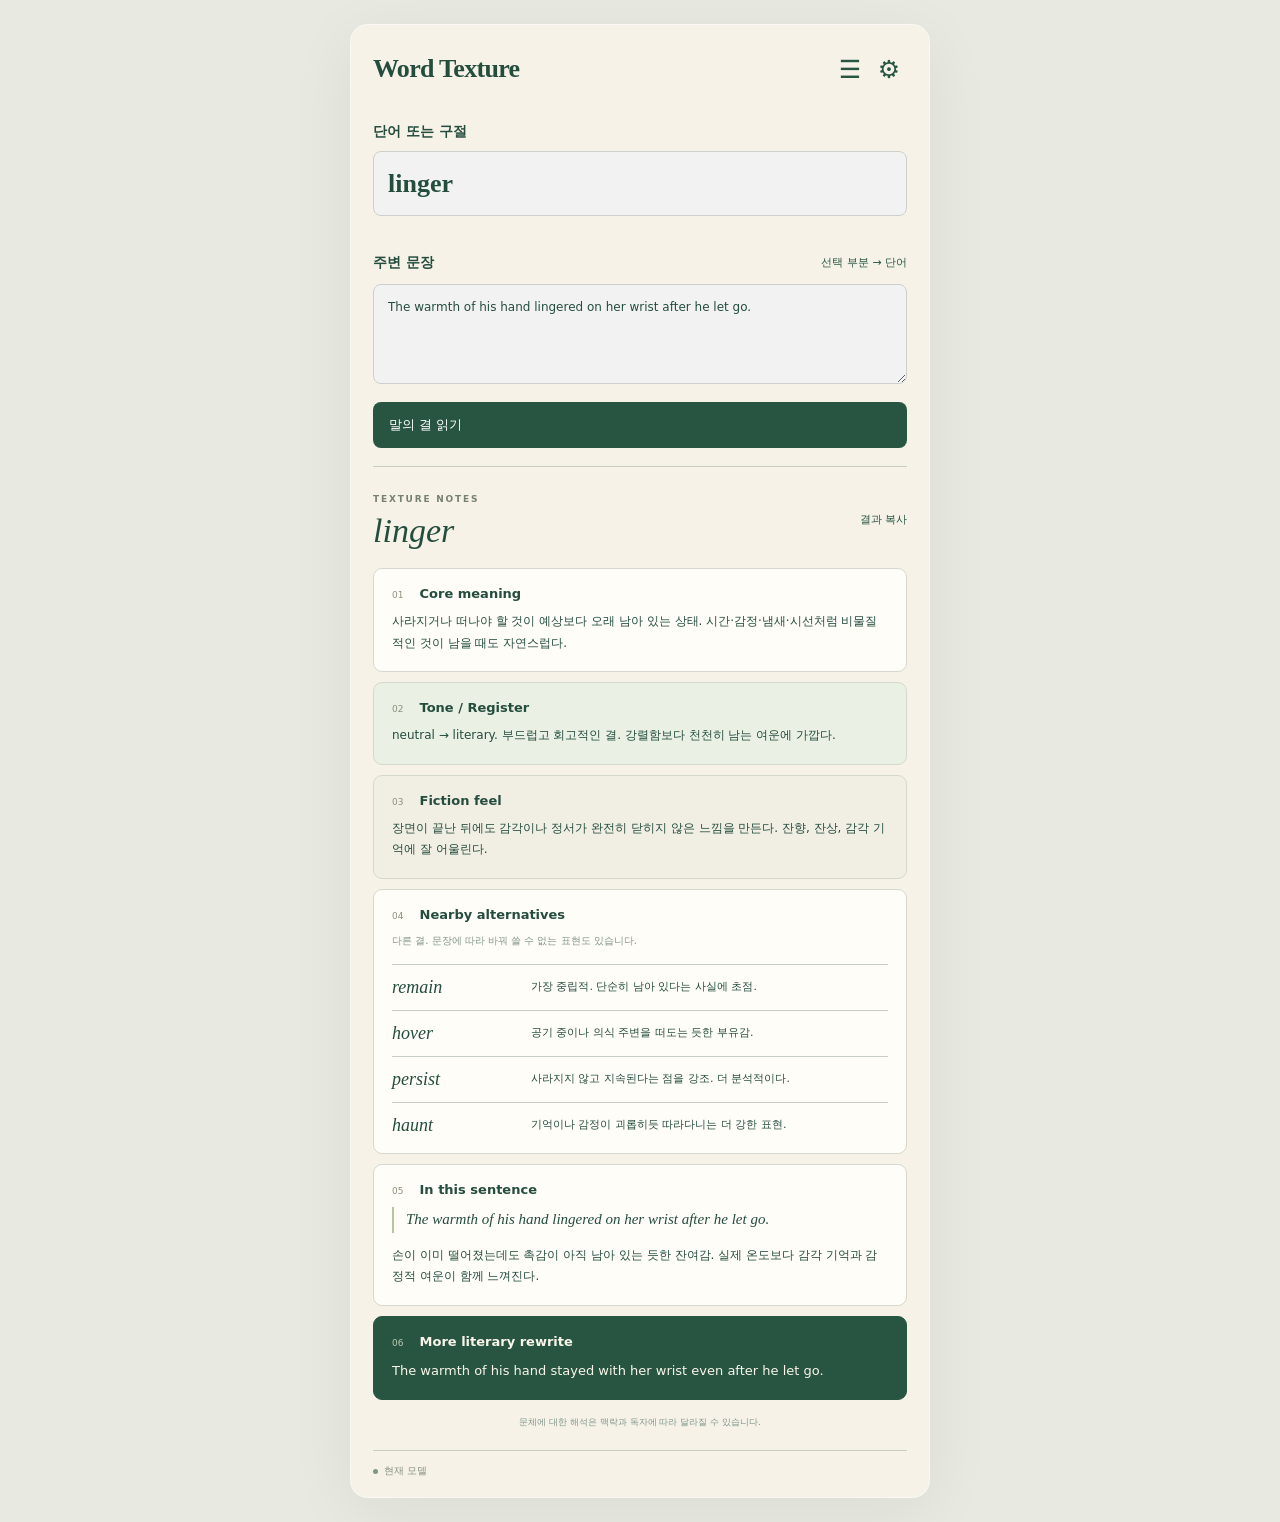
<file: word_texture_ui/result.html>
<!doctype html><html lang="ko"><head><meta charset="utf-8"><meta name="viewport" content="width=device-width,initial-scale=1"><meta name="theme-color" content="#f6f2e8"><title>Word Texture · Result</title><link rel="stylesheet" href="styles.css"></head><body><main class="panel"><header><div class="brand"><strong>Word Texture</strong></div><div class="header-actions"><button class="icon">☰</button><button class="icon">⚙</button></div></header><form id="analyze-form"><label>단어 또는 구절</label><input id="term" value="linger"><div class="context-label"><label>주변 문장</label><button type="button" class="text-button">선택 부분 → 단어</button></div><textarea>The warmth of his hand lingered on her wrist after he let go.</textarea><div class="submit-row"><button type="button" class="primary">말의 결 읽기</button></div></form><section id="result"><div class="result-heading"><div><span class="eyebrow">TEXTURE NOTES</span><h2>linger</h2></div><button class="text-button">결과 복사</button></div><article class="card"><h3><span>01</span> Core meaning</h3><p>사라지거나 떠나야 할 것이 예상보다 오래 남아 있는 상태. 시간·감정·냄새·시선처럼 비물질적인 것이 남을 때도 자연스럽다.</p></article><article class="card tone"><h3><span>02</span> Tone / Register</h3><p>neutral → literary. 부드럽고 회고적인 결. 강렬함보다 천천히 남는 여운에 가깝다.</p></article><article class="card fiction"><h3><span>03</span> Fiction feel</h3><p>장면이 끝난 뒤에도 감각이나 정서가 완전히 닫히지 않은 느낌을 만든다. 잔향, 잔상, 감각 기억에 잘 어울린다.</p></article><article class="card alternatives"><h3><span>04</span> Nearby alternatives</h3><p class="card-caption">다른 결. 문장에 따라 바꿔 쓸 수 없는 표현도 있습니다.</p><dl><div><dt>remain</dt><dd>가장 중립적. 단순히 남아 있다는 사실에 초점.</dd></div><div><dt>hover</dt><dd>공기 중이나 의식 주변을 떠도는 듯한 부유감.</dd></div><div><dt>persist</dt><dd>사라지지 않고 지속된다는 점을 강조. 더 분석적이다.</dd></div><div><dt>haunt</dt><dd>기억이나 감정이 괴롭히듯 따라다니는 더 강한 표현.</dd></div></dl></article><article class="card"><h3><span>05</span> In this sentence</h3><blockquote>The warmth of his hand lingered on her wrist after he let go.</blockquote><p>손이 이미 떨어졌는데도 촉감이 아직 남아 있는 듯한 잔여감. 실제 온도보다 감각 기억과 감정적 여운이 함께 느껴진다.</p></article><article class="card literary"><h3><span>06</span> More literary rewrite</h3><p>The warmth of his hand stayed with her wrist even after he let go.</p></article><p class="footnote">문체에 대한 해석은 맥락과 독자에 따라 달라질 수 있습니다.</p></section><footer><span class="dot"></span><span>현재 모델</span></footer></main></body></html>
</file>
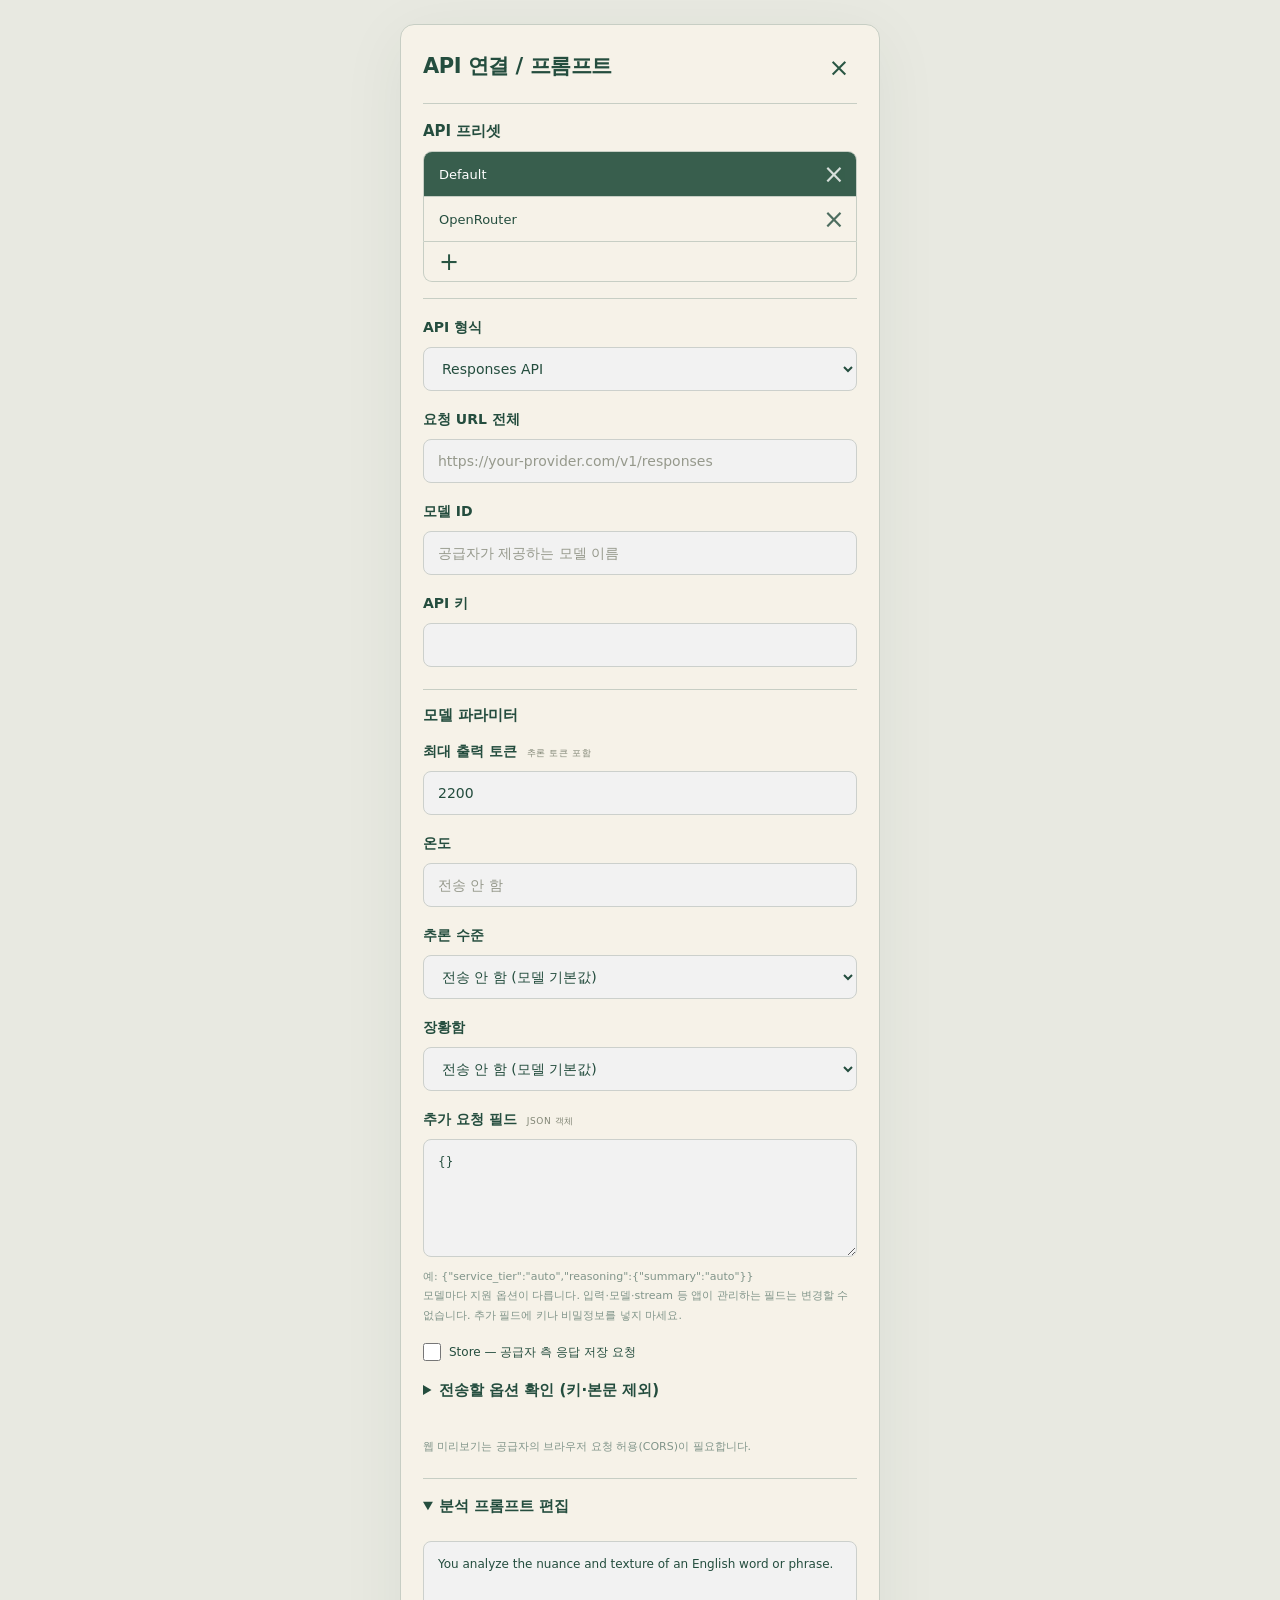
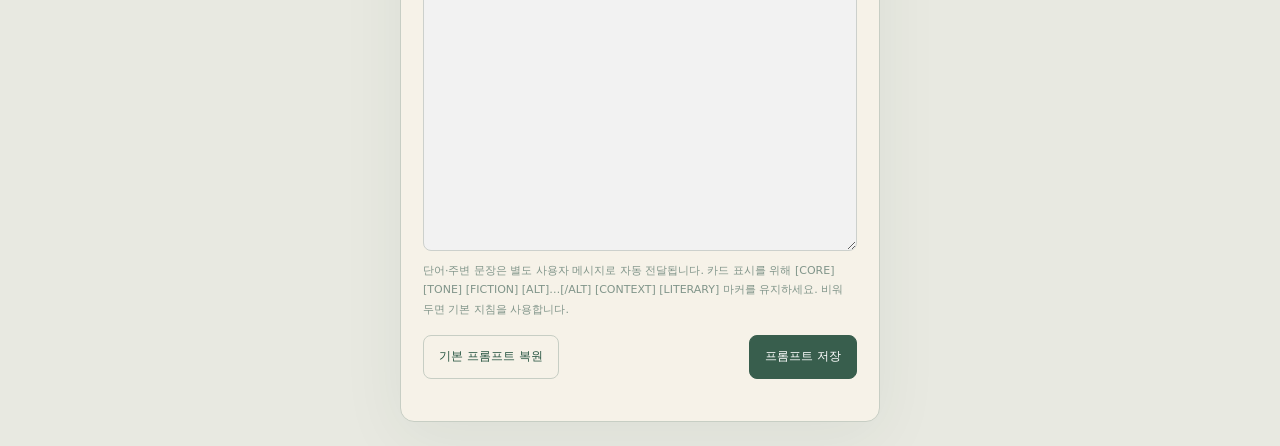
<file: word_texture_ui/settings.html>
<!doctype html><html lang="ko"><head><meta charset="utf-8"><meta name="viewport" content="width=device-width,initial-scale=1"><meta name="theme-color" content="#f6f2e8"><title>Word Texture · Settings</title><link rel="stylesheet" href="styles.css"></head><body><main class="dialog-page"><div class="dialog-heading"><h2>API 연결 / 프롬프트</h2><button type="button" class="icon" aria-label="설정 닫기">×</button></div><section class="preset-section"><h3>API 프리셋</h3><div class="preset-list"><div class="preset-row selected"><button class="preset-select">Default</button><button class="preset-remove">×</button></div><div class="preset-row"><button class="preset-select">OpenRouter</button><button class="preset-remove">×</button></div></div><button class="preset-add">+</button></section><label>API 형식</label><select><option>Responses API</option><option>Chat Completions (호환용)</option></select><label>요청 URL 전체</label><input type="url" placeholder="https://your-provider.com/v1/responses"><label>모델 ID</label><input placeholder="공급자가 제공하는 모델 이름"><label>API 키</label><input type="password"><section class="parameters model-parameters"><h3>모델 파라미터</h3><label>최대 출력 토큰 <span>추론 토큰 포함</span></label><input type="number" value="2200"><label>온도</label><input type="number" placeholder="전송 안 함"><label>추론 수준</label><select><option>전송 안 함 (모델 기본값)</option><option>none</option><option>minimal</option><option>low</option><option>medium</option><option>high</option><option>xhigh</option></select><label>장황함</label><select><option>전송 안 함 (모델 기본값)</option><option>low</option><option>medium</option><option>high</option></select><label>추가 요청 필드 <span>JSON 객체</span></label><textarea id="extra">{}</textarea><p class="hint">예: {"service_tier":"auto","reasoning":{"summary":"auto"}}<br>모델마다 지원 옵션이 다릅니다. 입력·모델·stream 등 앱이 관리하는 필드는 변경할 수 없습니다. 추가 필드에 키나 비밀정보를 넣지 마세요.</p><label class="check"><input type="checkbox"> Store — 공급자 측 응답 저장 요청</label><details><summary>전송할 옵션 확인 (키·본문 제외)</summary><pre>{
  "max_output_tokens": 2200
}</pre></details></section><p class="hint">웹 미리보기는 공급자의 브라우저 요청 허용(CORS)이 필요합니다.</p><details class="parameters" open><summary>분석 프롬프트 편집</summary><textarea id="analysis-prompt">You analyze the nuance and texture of an English word or phrase.</textarea><p class="hint">단어·주변 문장은 별도 사용자 메시지로 자동 전달됩니다. 카드 표시를 위해 [CORE] [TONE] [FICTION] [ALT]…[/ALT] [CONTEXT] [LITERARY] 마커를 유지하세요. 비워 두면 기본 지침을 사용합니다.</p><div class="submit-row"><button class="secondary">기본 프롬프트 복원</button><button class="secondary" id="prompt-save">프롬프트 저장</button></div></details></main></body></html>
</file>
<file: styles.css>
:root{color-scheme:light;--paper:#f6f2e8;--ink:#244d3e;--green:#285542;--line:#c7cec4;--muted:#81958a;--soft:#e9eddf;--serif:Georgia,'Times New Roman',serif;background:#e8e9e1;font-family:'Segoe UI','Malgun Gothic',system-ui,sans-serif;font-size:14px;color:var(--ink)}
*{box-sizing:border-box}
body{margin:0;padding:24px 12px;background:#e8e9e1;color:var(--ink)}
a{color:inherit}
button,input,textarea,select{font:inherit;color:inherit}
button{cursor:pointer;min-height:44px}
.panel{max-width:580px;margin:auto;background:var(--paper);padding:24px 22px 18px;border:1px solid #fff8;border-radius:18px;box-shadow:0 14px 65px #263d3610}
header,.brand,.header-actions,.submit-row,.context-label,.result-heading,.dialog-heading{display:flex;align-items:center;justify-content:space-between;gap:12px}
header{margin-bottom:32px;gap:8px}
.brand{justify-content:flex-start}.brand strong{font:bold 26px/1.2 var(--serif);letter-spacing:-.7px}
.header-actions{gap:3px}.icon{border:0;background:transparent;width:36px;min-height:40px;border-radius:7px;font-size:25px;display:grid;place-items:center;padding:0;color:var(--green);text-decoration:none}.icon:hover{background:#2855420b}
label{display:block;font-weight:600;font-size:14px;line-height:1.5;margin:0 0 9px}
label span{font-size:9px;color:#808575;font-weight:400;letter-spacing:.6px;margin-left:5px}
input,textarea,select{display:block;width:100%;background:#f2f2f2;color:var(--ink);border:1px solid #ccd0cc;border-radius:8px;padding:12px 14px}
#term{font:bold 26px/1.35 var(--serif);margin-bottom:24px;padding:14px}
textarea{resize:vertical;line-height:1.8;font-size:12px;min-height:100px}
input::placeholder,textarea::placeholder{color:#96998c}
.context-label label{margin:0}.text-button{border:0;background:none;padding:6px 0;color:var(--green);font-size:11px;font-weight:400;text-decoration:none}
.submit-row{gap:10px}.primary{display:flex;justify-content:space-between;align-items:center;gap:16px;background:var(--green);color:white;border:0;border-radius:8px;padding:12px 16px;font-size:13px;font-weight:500;flex:1;min-height:46px}.secondary{border:1px solid var(--line);background:transparent;color:var(--green);border-radius:8px;padding:10px 15px;font-size:12px;text-decoration:none}
#analyze-form>.submit-row{margin-top:18px}#analyze-form{margin-bottom:18px}
.result-frame{display:block;width:100%;height:1060px;border:0;background:transparent;margin:0}
#result{border-top:1px solid var(--line);padding-top:22px}.result-heading{margin-bottom:18px}.eyebrow{font-size:9px;font-weight:700;letter-spacing:1.8px;color:#78806f}.result-heading h2{font:italic 34px var(--serif);overflow-wrap:anywhere;margin:7px 0 0}
.result-title-row{display:flex;align-items:center;gap:8px}.result-title-row h2{margin:7px 0 0}.title-save{width:32px;min-height:32px;height:32px;margin-top:7px;padding:0;display:grid;place-items:center;border:0;border-radius:7px;background:transparent;color:rgba(40,85,66,.8)}.title-save:hover{background:rgba(40,85,66,.07);color:var(--green)}.result-actions{display:flex;align-items:center;gap:9px}.library-link{width:36px;height:36px;display:grid;place-items:center;border:1px solid var(--line);border-radius:8px;color:rgba(40,85,66,.8);text-decoration:none;background:rgba(255,253,248,.45)}.library-link:hover{background:var(--soft);color:var(--green)}.material-symbols-outlined{font-variation-settings:'FILL' 0,'wght' 500,'GRAD' 0,'opsz' 24;font-size:21px;line-height:1}
.card{background:#fffdf7;border:1px solid #d5d9cd;padding:17px 18px;border-radius:9px;margin-bottom:10px}.card-heading{display:flex;align-items:center;justify-content:space-between;gap:10px;margin-bottom:10px}.card h3{font-size:13px;font-weight:600;margin:0}.card h3 span{font-size:9px;font-weight:400;color:#8a917c;display:inline-block;width:23px}.card p{font-size:12px;line-height:1.8;margin:0;white-space:pre-wrap;overflow-wrap:anywhere}.tone{background:#eaf0e4}.fiction{background:#f1eee3}.card-caption{font-size:10px!important;color:var(--muted)}

dl{margin:14px 0 0}dl>div{display:grid;grid-template-columns:minmax(80px,.7fr) 2fr;gap:14px;border-top:1px solid var(--line);padding:12px 0}dl>div:last-child{padding-bottom:0}dt{font:italic 18px var(--serif)}dd{margin:0;font-size:11px;line-height:1.75}
blockquote{font:italic 15px/1.7 var(--serif);border-left:2px solid #b7c5a5;padding-left:12px;margin:0 0 12px}.literary{background:var(--green);color:#f9f5e9;border-color:var(--green)}.literary h3 span{color:#bbccb3}.literary p{font-size:13px}.footnote{color:var(--muted);font-size:9px;text-align:center;padding:6px 0 12px}
footer{display:flex;gap:6px;align-items:center;border-top:1px solid var(--line);padding-top:12px;color:#899080;font-size:10px;line-height:1.6}.dot{width:5px;height:5px;border-radius:50%;background:#7e9887}
body.embedded-result{padding:0;background:transparent}.result-only{background:transparent;padding:0;margin:0;max-width:none}.result-only #result{border-top:0;padding-top:0}
.dialog-page{width:min(480px,94vw);margin:auto;border:1px solid var(--line);border-radius:14px;background:var(--paper);color:var(--ink);padding:22px;box-shadow:0 14px 65px #263d3610}.dialog-heading{padding-bottom:16px;border-bottom:1px solid var(--line);margin-bottom:18px}.dialog-heading h2{font-size:21px;line-height:1.4;letter-spacing:-.5px;margin:0}.dialog-page label{margin-top:18px}.dialog-page input,.dialog-page select{margin-bottom:0;min-height:44px}.hint{font-size:11px;color:var(--muted);line-height:1.75;margin:9px 0 15px}.parameters{border-top:1px solid var(--line);padding-top:16px;margin:22px 0 20px}.parameters summary{cursor:pointer;font-size:15px;font-weight:650;line-height:1.5;min-height:38px}.parameters .hint{margin:10px 0 16px}.check{display:flex;align-items:center;gap:8px;margin:18px 0;font-weight:400;font-size:12px}.check input{width:18px;height:18px;margin:0;accent-color:var(--green);min-height:0}.model-parameters h3{font-size:15px;margin:0 0 16px}.model-parameters>label:first-of-type{margin-top:0}
.preset-section{border-bottom:1px solid var(--line);padding-bottom:16px;margin-bottom:18px}.preset-section h3{font-size:15px;margin:0 0 10px}.preset-list{border:1px solid var(--line);border-radius:9px 9px 0 0;overflow:hidden}.preset-row{display:flex;align-items:center;min-height:44px;border-bottom:1px solid var(--line);background:var(--paper)}.preset-row:last-child{border-bottom:0}.preset-row.selected{background:#385e4d;color:#fff}.preset-select{flex:1;text-align:left;border:0;background:none;color:inherit;padding:12px 15px;font-size:13px}.preset-remove{border:0;background:none;color:inherit;opacity:.8;width:44px;font-size:26px}.preset-add{display:block;width:100%;border:1px solid var(--line);border-top:0;border-radius:0 0 9px 9px;background:transparent;color:var(--green);font-size:24px;min-height:40px;text-align:left;padding:4px 15px}
#extra{min-height:118px}#analysis-prompt{min-height:310px;margin-top:8px;font-size:12px;line-height:1.8}#prompt-save{background:#385e4d;color:#fff;border-color:#385e4d}
.log-tools{display:flex;gap:8px;margin-bottom:14px}.log-tools .secondary{flex:1}.log-list{display:grid;gap:7px;max-height:200px;overflow:auto;margin:12px 0}.log-item{display:block;width:100%;text-align:left;border:1px solid var(--line);background:#fffdf8;border-radius:9px;padding:10px 12px;color:var(--ink)}.log-item.selected{border-color:var(--green);background:var(--soft)}.log-item strong{display:block;font-size:12px}.log-item small{display:block;font-size:10px;color:var(--muted);margin-top:5px}.log-summary{font-size:10px;color:var(--muted)}.log-diagnosis{background:var(--soft);padding:12px;border-radius:9px;font-size:12px;line-height:1.75}.log-detail details{border-top:1px solid var(--line);padding-top:10px;margin:12px 0}.log-detail summary{cursor:pointer;font-size:12px;line-height:1.7;min-height:35px}.log-detail pre{font:11px/1.6 Consolas,monospace;white-space:pre-wrap;overflow-wrap:anywhere;max-height:320px;overflow:auto;background:#fffdf8;border:1px solid var(--line);border-radius:8px;padding:10px}
@media(max-width:420px){body{padding:0;background:var(--paper)}.panel{border-radius:0;border:0;padding:22px 18px 16px;min-height:100vh;box-shadow:none}.brand strong{font-size:23px}.header-actions{gap:0}.icon{width:32px;font-size:24px}header{margin-bottom:28px}.card{padding:16px}dl>div{grid-template-columns:118px minmax(0,1fr);gap:12px}.dialog-page{width:100%;min-height:100vh;border:0;border-radius:0;padding:18px;box-shadow:none}.dialog-heading h2{font-size:20px}.result-frame{height:1180px}body.embedded-result{background:var(--paper)}}
</file>
<file: word_texture_ui/styles.css>
:root{color-scheme:light;--paper:#f6f2e8;--ink:#244d3e;--green:#285542;--line:#c7cec4;--muted:#81958a;--soft:#e9eddf;--serif:Georgia,'Times New Roman',serif;background:#e8e9e1;font-family:'Segoe UI','Malgun Gothic',system-ui,sans-serif;font-size:14px;color:var(--ink)}
*{box-sizing:border-box}
body{margin:0;padding:24px 12px;background:#e8e9e1;color:var(--ink)}
button,input,textarea,select{font:inherit;color:inherit}
button{cursor:pointer;min-height:44px}
.panel{max-width:580px;margin:auto;background:var(--paper);padding:24px 22px 18px;border:1px solid #fff8;border-radius:18px;box-shadow:0 14px 65px #263d3610}
header,.brand,.header-actions,.submit-row,.context-label,.result-heading,.dialog-heading{display:flex;align-items:center;justify-content:space-between;gap:12px}
header{margin-bottom:32px;gap:8px}
.brand{justify-content:flex-start}.brand strong{font:bold 26px/1.2 var(--serif);letter-spacing:-.7px}
.header-actions{gap:3px}.icon{border:0;background:transparent;width:36px;min-height:40px;border-radius:7px;font-size:25px;display:grid;place-items:center;padding:0;color:var(--green)}.icon:hover{background:#2855420b}
label{display:block;font-weight:600;font-size:14px;line-height:1.5;margin:0 0 9px}
label span{font-size:9px;color:#808575;font-weight:400;letter-spacing:.6px;margin-left:5px}
input,textarea,select{display:block;width:100%;background:#f2f2f2;color:var(--ink);border:1px solid #ccd0cc;border-radius:8px;padding:12px 14px}
#term{font:bold 26px/1.35 var(--serif);margin-bottom:24px;padding:14px}
textarea{resize:vertical;line-height:1.8;font-size:12px;min-height:100px}
input::placeholder,textarea::placeholder{color:#96998c}
.context-label label{margin:0}.text-button{border:0;background:none;padding:6px 0;color:var(--green);font-size:11px;font-weight:400}
.submit-row{gap:10px}.primary{display:flex;justify-content:space-between;align-items:center;gap:16px;background:var(--green);color:white;border:0;border-radius:8px;padding:12px 16px;font-size:13px;font-weight:500;flex:1;min-height:46px}.secondary{border:1px solid var(--line);background:transparent;color:var(--green);border-radius:8px;padding:10px 15px;font-size:12px}
#analyze-form>.submit-row{margin-top:18px}#analyze-form{margin-bottom:18px}
#result{border-top:1px solid var(--line);padding-top:22px}.result-heading{margin-bottom:18px}.eyebrow{font-size:9px;font-weight:700;letter-spacing:1.8px;color:#78806f}.result-heading h2{font:italic 34px var(--serif);overflow-wrap:anywhere;margin:7px 0 0}
.card{background:#fffdf7;border:1px solid #d5d9cd;padding:17px 18px;border-radius:9px;margin-bottom:10px}.card h3{font-size:13px;font-weight:600;margin:0 0 10px}.card h3 span{font-size:9px;font-weight:400;color:#8a917c;display:inline-block;width:23px}.card p{font-size:12px;line-height:1.8;margin:0;white-space:pre-wrap;overflow-wrap:anywhere}.tone{background:#eaf0e4}.fiction{background:#f1eee3}.card-caption{font-size:10px!important;color:var(--muted)}
dl{margin:14px 0 0}dl>div{display:grid;grid-template-columns:minmax(80px,.7fr) 2fr;gap:14px;border-top:1px solid var(--line);padding:12px 0}dl>div:last-child{padding-bottom:0}dt{font:italic 18px var(--serif)}dd{margin:0;font-size:11px;line-height:1.75}
blockquote{font:italic 15px/1.7 var(--serif);border-left:2px solid #b7c5a5;padding-left:12px;margin:0 0 12px}.literary{background:var(--green);color:#f9f5e9;border-color:var(--green)}.literary h3 span{color:#bbccb3}.literary p{font-size:13px}.footnote{color:var(--muted);font-size:9px;text-align:center;padding:6px 0 12px}
footer{display:flex;gap:6px;align-items:center;border-top:1px solid var(--line);padding-top:12px;color:#899080;font-size:10px;line-height:1.6}.dot{width:5px;height:5px;border-radius:50%;background:#7e9887}
.dialog-page{width:min(480px,94vw);margin:auto;border:1px solid var(--line);border-radius:14px;background:var(--paper);color:var(--ink);padding:22px;box-shadow:0 14px 65px #263d3610}.dialog-heading{padding-bottom:16px;border-bottom:1px solid var(--line);margin-bottom:18px}.dialog-heading h2{font-size:21px;line-height:1.4;letter-spacing:-.5px;margin:0}.dialog-page label{margin-top:18px}.dialog-page input,.dialog-page select{margin-bottom:0;min-height:44px}.hint{font-size:11px;color:var(--muted);line-height:1.75;margin:9px 0 15px}.parameters{border-top:1px solid var(--line);padding-top:16px;margin:22px 0 20px}.parameters summary{cursor:pointer;font-size:15px;font-weight:650;line-height:1.5;min-height:38px}.parameters .hint{margin:10px 0 16px}.check{display:flex;align-items:center;gap:8px;margin:18px 0;font-weight:400;font-size:12px}.check input{width:18px;height:18px;margin:0;accent-color:var(--green);min-height:0}.model-parameters h3{font-size:15px;margin:0 0 16px}.model-parameters>label:first-of-type{margin-top:0}
.preset-section{border-bottom:1px solid var(--line);padding-bottom:16px;margin-bottom:18px}.preset-section h3{font-size:15px;margin:0 0 10px}.preset-list{border:1px solid var(--line);border-radius:9px 9px 0 0;overflow:hidden}.preset-row{display:flex;align-items:center;min-height:44px;border-bottom:1px solid var(--line);background:var(--paper)}.preset-row:last-child{border-bottom:0}.preset-row.selected{background:#385e4d;color:#fff}.preset-select{flex:1;text-align:left;border:0;background:none;color:inherit;padding:12px 15px;font-size:13px}.preset-remove{border:0;background:none;color:inherit;opacity:.8;width:44px;font-size:26px}.preset-add{display:block;width:100%;border:1px solid var(--line);border-top:0;border-radius:0 0 9px 9px;background:transparent;color:var(--green);font-size:24px;min-height:40px;text-align:left;padding:4px 15px}
#extra{min-height:118px}#analysis-prompt{min-height:310px;margin-top:8px;font-size:12px;line-height:1.8}#prompt-save{background:#385e4d;color:#fff;border-color:#385e4d}
.log-tools{display:flex;gap:8px;margin-bottom:14px}.log-tools .secondary{flex:1}.log-list{display:grid;gap:7px;max-height:200px;overflow:auto;margin:12px 0}.log-item{display:block;width:100%;text-align:left;border:1px solid var(--line);background:#fffdf8;border-radius:9px;padding:10px 12px;color:var(--ink)}.log-item.selected{border-color:var(--green);background:var(--soft)}.log-item strong{display:block;font-size:12px}.log-item small{display:block;font-size:10px;color:var(--muted);margin-top:5px}.log-summary{font-size:10px;color:var(--muted)}.log-diagnosis{background:var(--soft);padding:12px;border-radius:9px;font-size:12px;line-height:1.75}.log-detail details{border-top:1px solid var(--line);padding-top:10px;margin:12px 0}.log-detail summary{cursor:pointer;font-size:12px;line-height:1.7;min-height:35px}.log-detail pre{font:11px/1.6 Consolas,monospace;white-space:pre-wrap;overflow-wrap:anywhere;max-height:320px;overflow:auto;background:#fffdf8;border:1px solid var(--line);border-radius:8px;padding:10px}
@media(max-width:420px){body{padding:0;background:var(--paper)}.panel{border-radius:0;border:0;padding:22px 18px 16px;min-height:100vh;box-shadow:none}.brand strong{font-size:23px}.header-actions{gap:0}.icon{width:32px;font-size:24px}header{margin-bottom:28px}.card{padding:16px}dl>div{grid-template-columns:118px minmax(0,1fr);gap:12px}.dialog-page{width:100%;min-height:100vh;border:0;border-radius:0;padding:18px;box-shadow:none}.dialog-heading h2{font-size:20px}}
</file>
